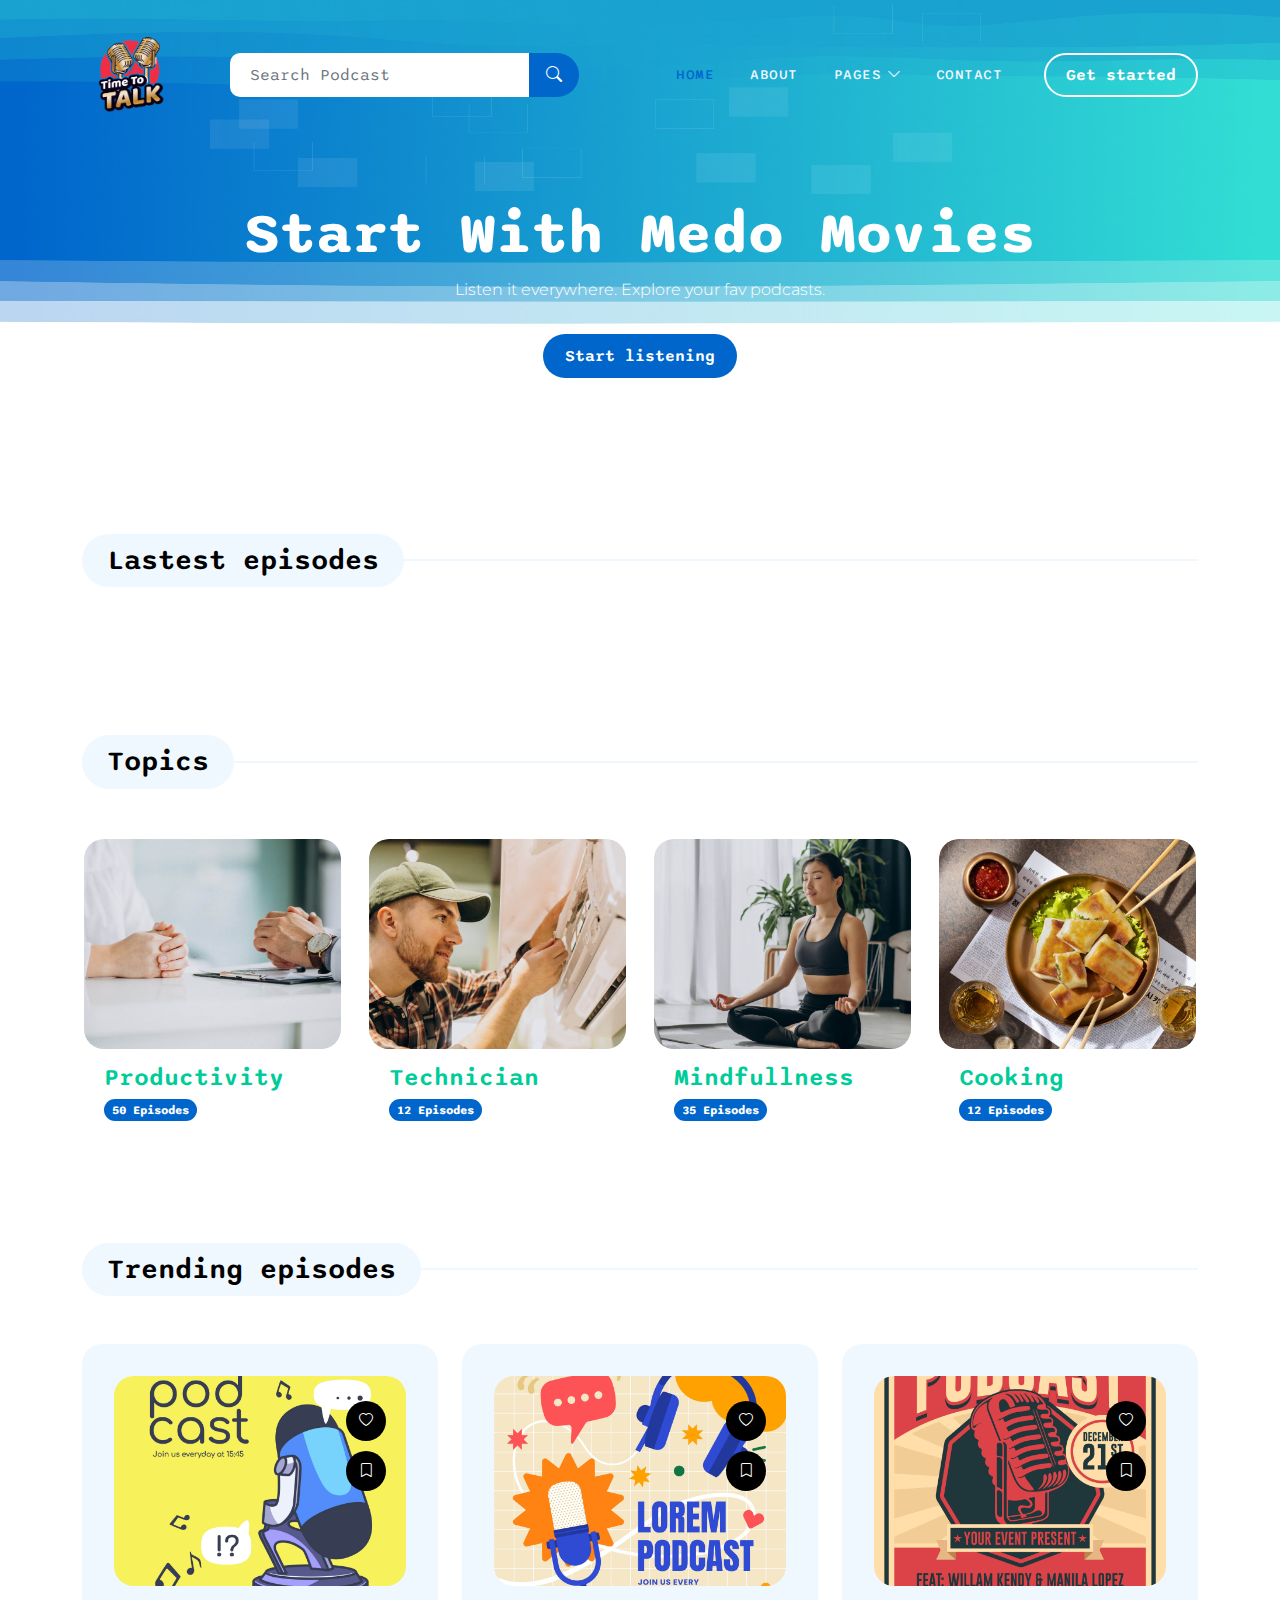
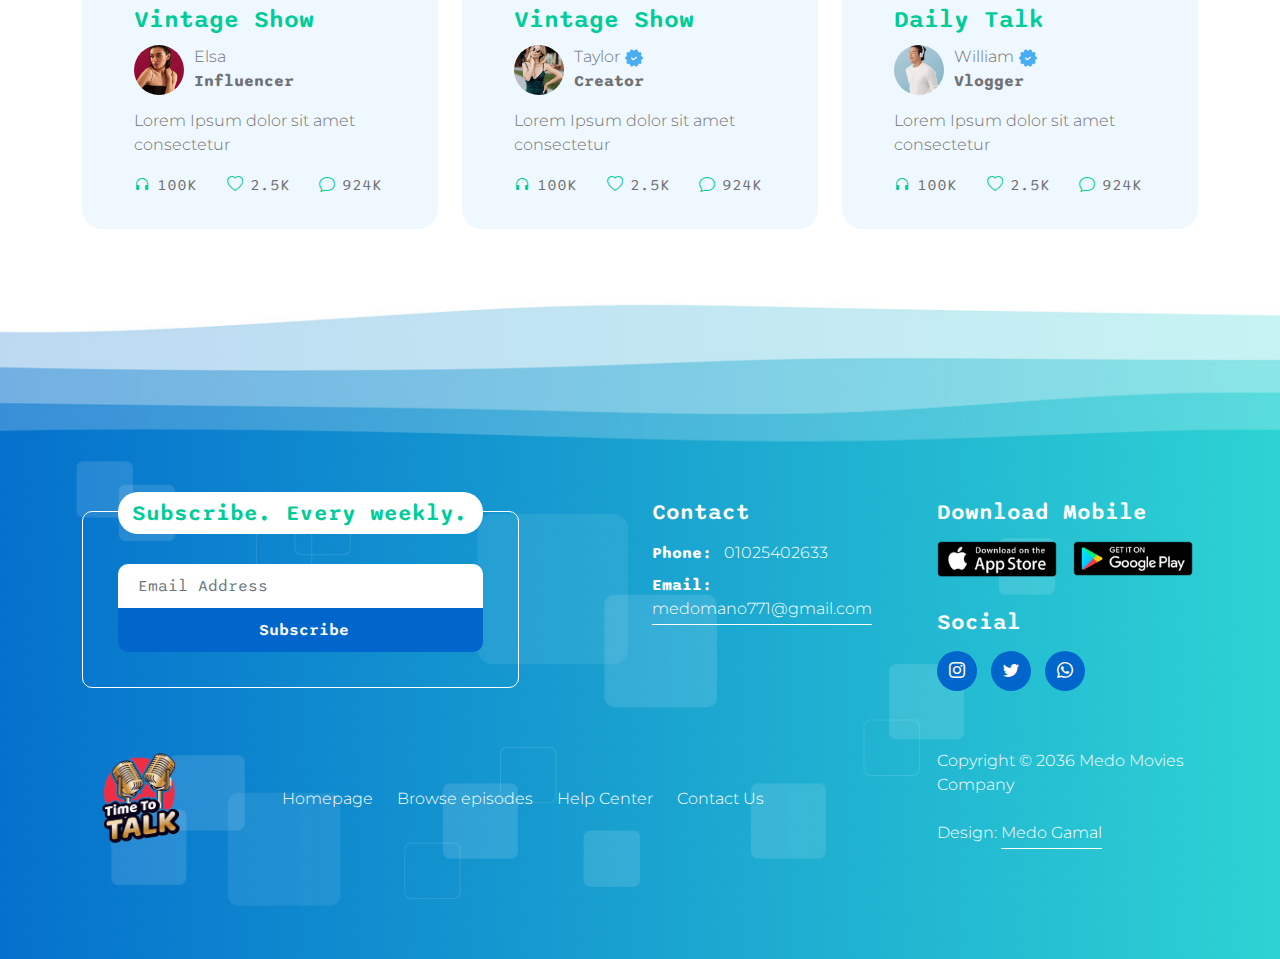
<file: index.html>
<!doctype html>
<html lang="en">

<head>
    <meta charset="utf-8">
    <meta name="viewport" content="width=device-width, initial-scale=1">

    <meta name="description" content="">
    <meta name="author" content="">

    <title>Medo Movies - Free Bootstrap 5 CSS Template</title>

    <!-- CSS FILES -->
    <link rel="preconnect" href="https://fonts.googleapis.com">

    <link rel="preconnect" href="https://fonts.gstatic.com" crossorigin>

    <link
        href="https://fonts.googleapis.com/css2?family=Montserrat:wght@300;400&family=Sono:wght@200;300;400;500;700&display=swap"
        rel="stylesheet">

    <link rel="stylesheet" href="css/bootstrap.min.css">

    <link rel="stylesheet" href="css/bootstrap-icons.css">

    <link rel="stylesheet" href="css/owl.carousel.min.css">

    <link rel="stylesheet" href="css/owl.theme.default.min.css">

    <link href="css/templatemo-pod-talk.css" rel="stylesheet">

</head>

<body>

    <main>

        <nav class="navbar navbar-expand-lg">
            <div class="container">
                <a class="navbar-brand me-lg-5 me-0" href="index.html">
                    <img src="images/pod-talk-logo.png" class="logo-image img-fluid" alt="templatemo pod talk">
                </a>

                <form action="#" method="get" class="custom-form search-form flex-fill me-3" role="search" id="search">
                    <div class="input-group input-group-lg">
                        <input name="search" type="search" class="form-control" id="search" placeholder="Search Podcast"
                            aria-label="Search">

                        <button type="submit" class="form-control" id="submit">
                            <i class="bi-search"></i>
                        </button>
                    </div>
                </form>

                <button class="navbar-toggler" type="button" data-bs-toggle="collapse" data-bs-target="#navbarNav"
                    aria-controls="navbarNav" aria-expanded="false" aria-label="Toggle navigation">
                    <span class="navbar-toggler-icon"></span>
                </button>

                <div class="collapse navbar-collapse" id="navbarNav">
                    <ul class="navbar-nav ms-lg-auto">
                        <li class="nav-item">
                            <a class="nav-link active" href="index.html">Home</a>
                        </li>

                        <li class="nav-item">
                            <a class="nav-link" href="about.html">About</a>
                        </li>

                        <li class="nav-item dropdown">
                            <a class="nav-link dropdown-toggle" href="#" id="navbarLightDropdownMenuLink" role="button"
                                data-bs-toggle="dropdown" aria-expanded="false">Pages</a>

                            <ul class="dropdown-menu dropdown-menu-light" aria-labelledby="navbarLightDropdownMenuLink">
                                <li><a class="dropdown-item" href="listing-page.html">Listing Page</a></li>

                                <li><a class="dropdown-item" href="detail-page.html">Detail Page</a></li>
                            </ul>
                        </li>

                        <li class="nav-item">
                            <a class="nav-link" href="contact.html">Contact</a>
                        </li>
                    </ul>

                    <div class="ms-4">
                        <a href="#section_3" class="btn custom-btn custom-border-btn smoothscroll">Get started</a>
                    </div>
                </div>
            </div>
        </nav>


        <section class="topics-section search-section section-padding pb-0" id="section_3">
            <div class="container">
                <div class="row">

                    <div class="col-lg-12 col-12">
                        <div class="section-title-wrap mb-5">
                            <h4 class="section-title">Search results</h4>
                        </div>
                    </div>
                </div>
                <div class="row justify-content-center search-results">



                </div>
            </div>
        </section>

        <section class="hero-section">
            <div class="container">
                <div class="row">

                    <div class="col-lg-12 col-12">
                        <div class="text-center mb-5 pb-2">
                            <h1 class="text-white">Start With Medo Movies</h1>

                            <p class="text-white">Listen it everywhere. Explore your fav podcasts.</p>

                            <a href="#section_2" class="btn custom-btn smoothscroll mt-3">Start listening</a>
                        </div>

                        <div class="owl-carousel owl-theme">

                        </div>
                    </div>

                </div>
            </div>
        </section>


        <section class="latest-podcast-section section-padding pb-0" id="section_2">
            <div class="container">
                <div class="row justify-content-center">
                    <div class="col-lg-12 col-12">
                        <div class="section-title-wrap mb-5">
                            <h4 class="section-title">Lastest episodes</h4>
                        </div>
                    </div>
                </div>
                <div class="row justify-content-center Lastest">


                </div>
            </div>
        </section>


        <section class="topics-section section-padding pb-0" id="section_3">
            <div class="container">
                <div class="row">

                    <div class="col-lg-12 col-12">
                        <div class="section-title-wrap mb-5">
                            <h4 class="section-title">Topics</h4>
                        </div>
                    </div>

                    <div class="col-lg-3 col-md-6 col-12 mb-4 mb-lg-0">
                        <div class="custom-block custom-block-overlay">
                            <a href="detail-page.html" class="custom-block-image-wrap">
                                <img src="images/topics/physician-consulting-his-patient-clinic.jpg"
                                    class="custom-block-image img-fluid" alt="">
                            </a>

                            <div class="custom-block-info custom-block-overlay-info">
                                <h5 class="mb-1">
                                    <a href="listing-page.html">
                                        Productivity
                                    </a>
                                </h5>

                                <p class="badge mb-0">50 Episodes</p>
                            </div>
                        </div>
                    </div>

                    <div class="col-lg-3 col-md-6 col-12 mb-4 mb-lg-0">
                        <div class="custom-block custom-block-overlay">
                            <a href="detail-page.html" class="custom-block-image-wrap">
                                <img src="images/topics/repairman-doing-air-conditioner-service.jpg"
                                    class="custom-block-image img-fluid" alt="">
                            </a>

                            <div class="custom-block-info custom-block-overlay-info">
                                <h5 class="mb-1">
                                    <a href="listing-page.html">
                                        Technician
                                    </a>
                                </h5>

                                <p class="badge mb-0">12 Episodes</p>
                            </div>
                        </div>
                    </div>

                    <div class="col-lg-3 col-md-6 col-12 mb-4 mb-lg-0">
                        <div class="custom-block custom-block-overlay">
                            <a href="detail-page.html" class="custom-block-image-wrap">
                                <img src="images/topics/woman-practicing-yoga-mat-home.jpg"
                                    class="custom-block-image img-fluid" alt="">
                            </a>

                            <div class="custom-block-info custom-block-overlay-info">
                                <h5 class="mb-1">
                                    <a href="listing-page.html">
                                        Mindfullness
                                    </a>
                                </h5>

                                <p class="badge mb-0">35 Episodes</p>
                            </div>
                        </div>
                    </div>

                    <div class="col-lg-3 col-md-6 col-12 mb-4 mb-lg-0">
                        <div class="custom-block custom-block-overlay">
                            <a href="detail-page.html" class="custom-block-image-wrap">
                                <img src="images/topics/delicious-meal-with-sambal-arrangement.jpg"
                                    class="custom-block-image img-fluid" alt="">
                            </a>

                            <div class="custom-block-info custom-block-overlay-info">
                                <h5 class="mb-1">
                                    <a href="listing-page.html">
                                        Cooking
                                    </a>
                                </h5>

                                <p class="badge mb-0">12 Episodes</p>
                            </div>
                        </div>
                    </div>

                </div>
            </div>
        </section>


        <section class="trending-podcast-section section-padding">
            <div class="container">
                <div class="row">

                    <div class="col-lg-12 col-12">
                        <div class="section-title-wrap mb-5">
                            <h4 class="section-title">Trending episodes</h4>
                        </div>
                    </div>

                    <div class="col-lg-4 col-12 mb-4 mb-lg-0">
                        <div class="custom-block custom-block-full">
                            <div class="custom-block-image-wrap">
                                <a href="detail-page.html">
                                    <img src="images/podcast/27376480_7326766.jpg" class="custom-block-image img-fluid"
                                        alt="">
                                </a>
                            </div>

                            <div class="custom-block-info">
                                <h5 class="mb-2">
                                    <a href="detail-page.html">
                                        Vintage Show
                                    </a>
                                </h5>

                                <div class="profile-block d-flex">
                                    <img src="images/profile/woman-posing-black-dress-medium-shot.jpg"
                                        class="profile-block-image img-fluid" alt="">

                                    <p>Elsa
                                        <strong>Influencer</strong>
                                    </p>
                                </div>

                                <p class="mb-0">Lorem Ipsum dolor sit amet consectetur</p>

                                <div class="custom-block-bottom d-flex justify-content-between mt-3">
                                    <a href="#" class="bi-headphones me-1">
                                        <span>100k</span>
                                    </a>

                                    <a href="#" class="bi-heart me-1">
                                        <span>2.5k</span>
                                    </a>

                                    <a href="#" class="bi-chat me-1">
                                        <span>924k</span>
                                    </a>
                                </div>
                            </div>

                            <div class="social-share d-flex flex-column ms-auto">
                                <a href="#" class="badge ms-auto">
                                    <i class="bi-heart"></i>
                                </a>

                                <a href="#" class="badge ms-auto">
                                    <i class="bi-bookmark"></i>
                                </a>
                            </div>
                        </div>
                    </div>

                    <div class="col-lg-4 col-12 mb-4 mb-lg-0">
                        <div class="custom-block custom-block-full">
                            <div class="custom-block-image-wrap">
                                <a href="detail-page.html">
                                    <img src="images/podcast/27670664_7369753.jpg" class="custom-block-image img-fluid"
                                        alt="">
                                </a>
                            </div>

                            <div class="custom-block-info">
                                <h5 class="mb-2">
                                    <a href="detail-page.html">
                                        Vintage Show
                                    </a>
                                </h5>

                                <div class="profile-block d-flex">
                                    <img src="images/profile/cute-smiling-woman-outdoor-portrait.jpg"
                                        class="profile-block-image img-fluid" alt="">

                                    <p>
                                        Taylor
                                        <img src="images/verified.png" class="verified-image img-fluid" alt="">
                                        <strong>Creator</strong>
                                    </p>
                                </div>

                                <p class="mb-0">Lorem Ipsum dolor sit amet consectetur</p>

                                <div class="custom-block-bottom d-flex justify-content-between mt-3">
                                    <a href="#" class="bi-headphones me-1">
                                        <span>100k</span>
                                    </a>

                                    <a href="#" class="bi-heart me-1">
                                        <span>2.5k</span>
                                    </a>

                                    <a href="#" class="bi-chat me-1">
                                        <span>924k</span>
                                    </a>
                                </div>
                            </div>

                            <div class="social-share d-flex flex-column ms-auto">
                                <a href="#" class="badge ms-auto">
                                    <i class="bi-heart"></i>
                                </a>

                                <a href="#" class="badge ms-auto">
                                    <i class="bi-bookmark"></i>
                                </a>
                            </div>
                        </div>
                    </div>

                    <div class="col-lg-4 col-12">
                        <div class="custom-block custom-block-full">
                            <div class="custom-block-image-wrap">
                                <a href="detail-page.html">
                                    <img src="images/podcast/12577967_02.jpg" class="custom-block-image img-fluid"
                                        alt="">
                                </a>
                            </div>

                            <div class="custom-block-info">
                                <h5 class="mb-2">
                                    <a href="detail-page.html">
                                        Daily Talk
                                    </a>
                                </h5>

                                <div class="profile-block d-flex">
                                    <img src="images/profile/handsome-asian-man-listening-music-through-headphones.jpg"
                                        class="profile-block-image img-fluid" alt="">

                                    <p>
                                        William
                                        <img src="images/verified.png" class="verified-image img-fluid" alt="">
                                        <strong>Vlogger</strong>
                                    </p>
                                </div>

                                <p class="mb-0">Lorem Ipsum dolor sit amet consectetur</p>

                                <div class="custom-block-bottom d-flex justify-content-between mt-3">
                                    <a href="#" class="bi-headphones me-1">
                                        <span>100k</span>
                                    </a>

                                    <a href="#" class="bi-heart me-1">
                                        <span>2.5k</span>
                                    </a>

                                    <a href="#" class="bi-chat me-1">
                                        <span>924k</span>
                                    </a>
                                </div>
                            </div>

                            <div class="social-share d-flex flex-column ms-auto">
                                <a href="#" class="badge ms-auto">
                                    <i class="bi-heart"></i>
                                </a>

                                <a href="#" class="badge ms-auto">
                                    <i class="bi-bookmark"></i>
                                </a>
                            </div>
                        </div>
                    </div>

                </div>
            </div>
        </section>
    </main>


    <footer class="site-footer">
        <div class="container">
            <div class="row">

                <div class="col-lg-6 col-12 mb-5 mb-lg-0">
                    <div class="subscribe-form-wrap">
                        <h6>Subscribe. Every weekly.</h6>

                        <form class="custom-form subscribe-form" action="#" method="get" role="form">
                            <input type="email" name="subscribe-email" id="subscribe-email" pattern="[^ @]*@[^ @]*"
                                class="form-control" placeholder="Email Address" required="">

                            <div class="col-lg-12 col-12">
                                <button type="submit" class="form-control" id="submit">Subscribe</button>
                            </div>
                        </form>
                    </div>
                </div>

                <div class="col-lg-3 col-md-6 col-12 mb-4 mb-md-0 mb-lg-0">
                    <h6 class="site-footer-title mb-3">Contact</h6>

                    <p class="mb-2"><strong class="d-inline me-2">Phone:</strong> 01025402633</p>

                    <p>
                        <strong class="d-inline me-2">Email:</strong>
                        <a href="#">medomano771@gmail.com</a>
                    </p>
                </div>

                <div class="col-lg-3 col-md-6 col-12">
                    <h6 class="site-footer-title mb-3">Download Mobile</h6>

                    <div class="site-footer-thumb mb-4 pb-2">
                        <div class="d-flex flex-wrap">
                            <a href="#">
                                <img src="images/app-store.png" class="me-3 mb-2 mb-lg-0 img-fluid" alt="">
                            </a>

                            <a href="#">
                                <img src="images/play-store.png" class="img-fluid" alt="">
                            </a>
                        </div>
                    </div>

                    <h6 class="site-footer-title mb-3">Social</h6>

                    <ul class="social-icon">
                        <li class="social-icon-item">
                            <a href="#" class="social-icon-link bi-instagram"></a>
                        </li>

                        <li class="social-icon-item">
                            <a href="#" class="social-icon-link bi-twitter"></a>
                        </li>

                        <li class="social-icon-item">
                            <a href="#" class="social-icon-link bi-whatsapp"></a>
                        </li>
                    </ul>
                </div>

            </div>
        </div>

        <div class="container pt-5">
            <div class="row align-items-center">

                <div class="col-lg-2 col-md-3 col-12">
                    <a class="navbar-brand" href="index.html">
                        <img src="images/pod-talk-logo.png" class="logo-image img-fluid" alt="templatemo pod talk">
                    </a>
                </div>

                <div class="col-lg-7 col-md-9 col-12">
                    <ul class="site-footer-links">
                        <li class="site-footer-link-item">
                            <a href="#" class="site-footer-link">Homepage</a>
                        </li>

                        <li class="site-footer-link-item">
                            <a href="#" class="site-footer-link">Browse episodes</a>
                        </li>

                        <li class="site-footer-link-item">
                            <a href="#" class="site-footer-link">Help Center</a>
                        </li>

                        <li class="site-footer-link-item">
                            <a href="#" class="site-footer-link">Contact Us</a>
                        </li>
                    </ul>
                </div>

                <div class="col-lg-3 col-12">
                    <p class="copyright-text mb-0">Copyright © 2036 Medo Movies Company
                        <br><br>
                        Design: <a rel="nofollow" href="https://main-portfilo.web.app/" target="_parent">Medo Gamal</a>
                    </p>
                </div>
            </div>
        </div>
    </footer>


    <!-- JAVASCRIPT FILES -->
    <script src="js/jquery.min.js"></script>
    <script src="js/bootstrap.bundle.min.js"></script>
    <script src="js/owl.carousel.min.js"></script>
    <script src="js/custom.js"></script>
    <script src="js/Api.js"></script>

</body>

</html>
</file>
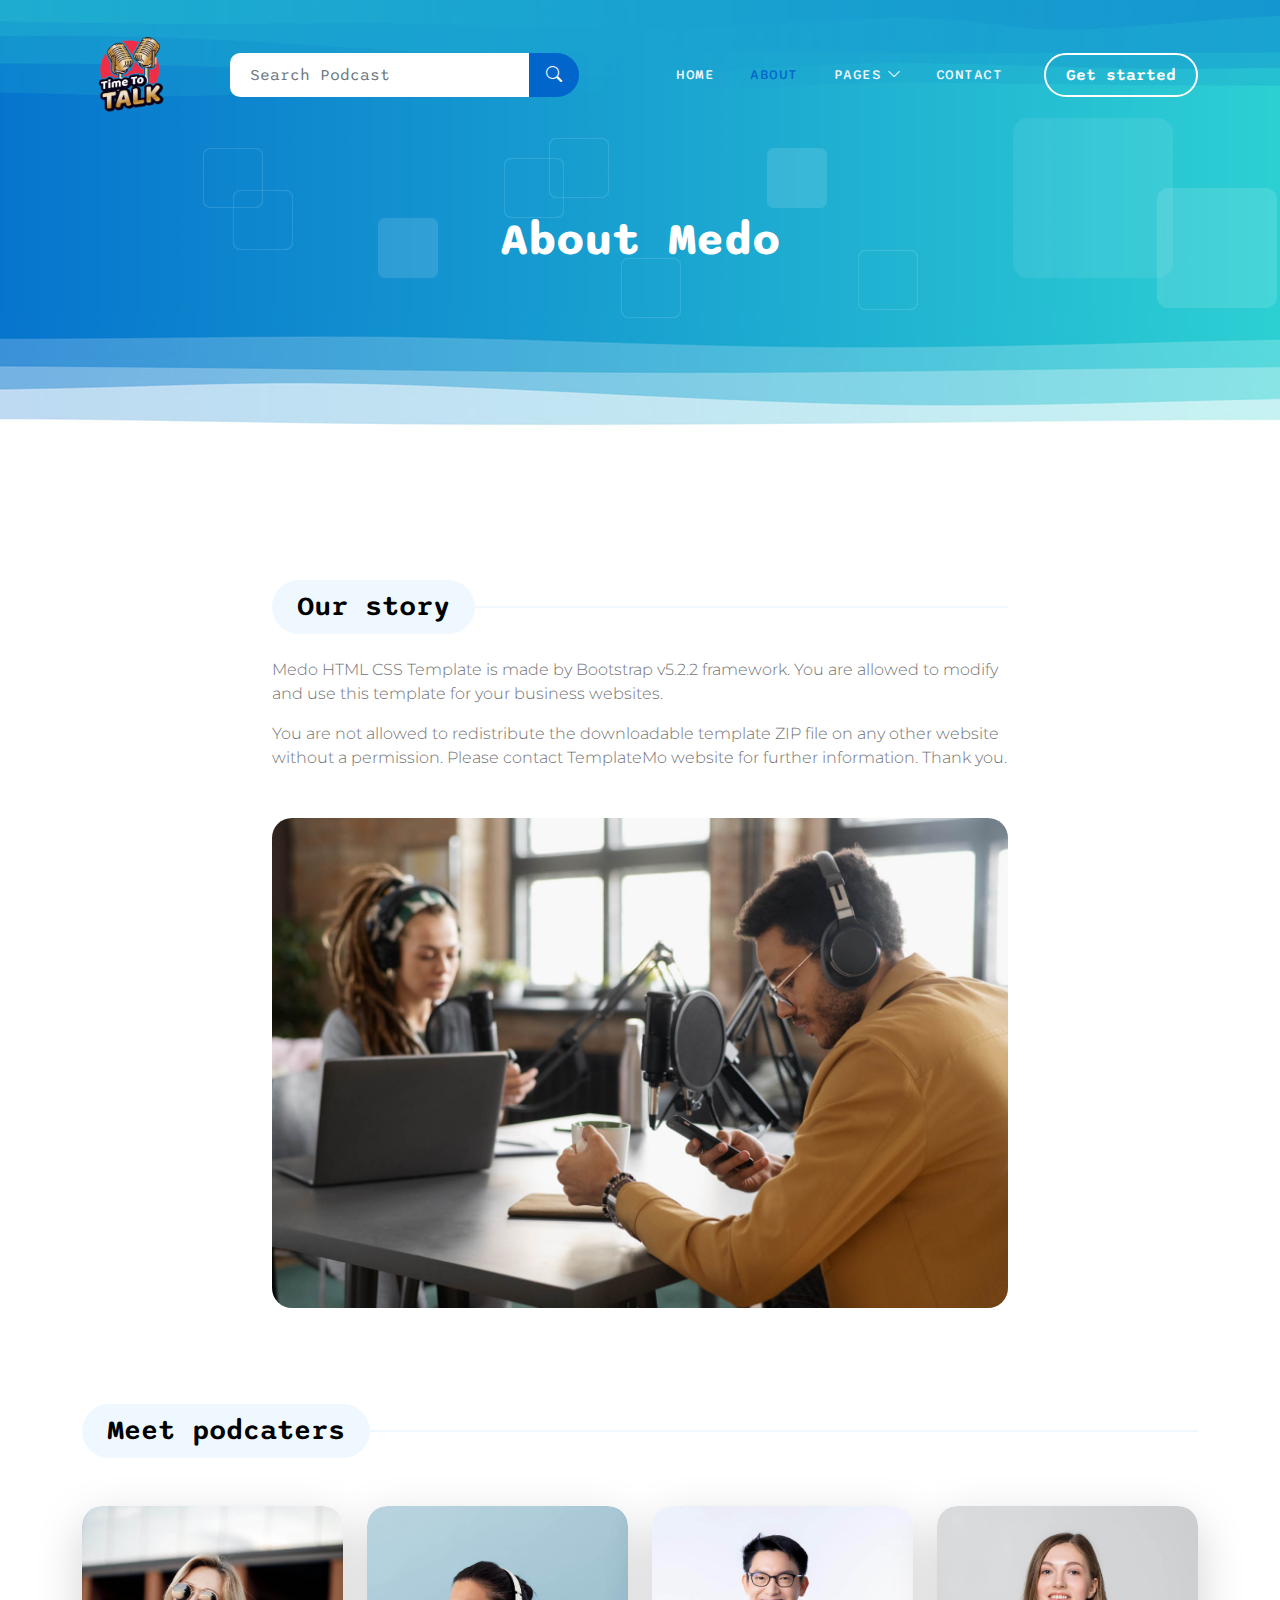
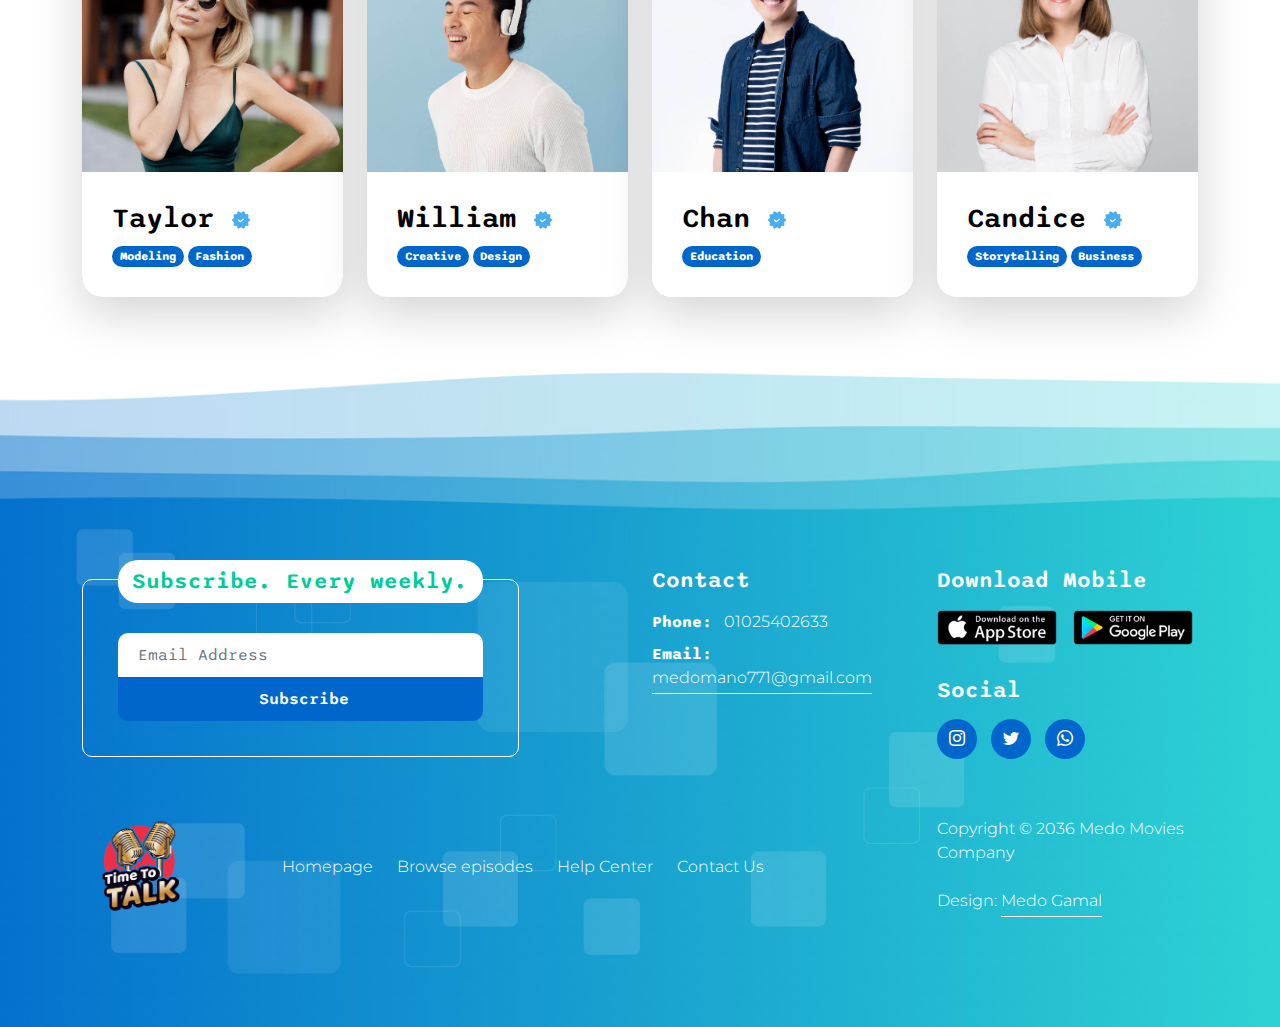
<file: about.html>
<!doctype html>
<html lang="en">
    <head>
        <meta charset="utf-8">
        <meta name="viewport" content="width=device-width, initial-scale=1">

        <meta name="description" content="">
        <meta name="author" content="">

        <title>Medo Movies - About Page</title>

        <!-- CSS FILES -->        
        <link rel="preconnect" href="https://fonts.googleapis.com">
        
        <link rel="preconnect" href="https://fonts.gstatic.com" crossorigin>

        <link href="https://fonts.googleapis.com/css2?family=Montserrat:wght@300;400&family=Sono:wght@200;300;400;500;700&display=swap" rel="stylesheet">
                        
        <link rel="stylesheet" href="css/bootstrap.min.css">

        <link rel="stylesheet" href="css/bootstrap-icons.css">

        <link rel="stylesheet" href="css/owl.carousel.min.css">
        
        <link rel="stylesheet" href="css/owl.theme.default.min.css">

        <link href="css/templatemo-pod-talk.css" rel="stylesheet">
<!--

TemplateMo 584 Pod Talk

https://templatemo.com/tm-584-pod-talk

-->
    </head>
    
    <body>

        <main>

            <nav class="navbar navbar-expand-lg">
                <div class="container">
                    <a class="navbar-brand me-lg-5 me-0" href="index.html">
                        <img src="images/pod-talk-logo.png" class="logo-image img-fluid" alt="templatemo pod talk">
                    </a>

                    <form action="#" method="get" class="custom-form search-form flex-fill me-3" role="search">
                        <div class="input-group input-group-lg">    
                            <input name="search" type="search" class="form-control" id="search" placeholder="Search Podcast" aria-label="Search">

                            <button type="submit" class="form-control" id="submit">
                                <i class="bi-search"></i>
                            </button>
                        </div>
                    </form>
    
                    <button class="navbar-toggler" type="button" data-bs-toggle="collapse" data-bs-target="#navbarNav" aria-controls="navbarNav" aria-expanded="false" aria-label="Toggle navigation">
                        <span class="navbar-toggler-icon"></span>
                    </button>
    
                    <div class="collapse navbar-collapse" id="navbarNav">
                        <ul class="navbar-nav ms-lg-auto">
                            <li class="nav-item">
                                <a class="nav-link" href="index.html">Home</a>
                            </li>

                            <li class="nav-item">
                                <a class="nav-link active" href="about.html">About</a>
                            </li>

                            <li class="nav-item dropdown">
                                <a class="nav-link dropdown-toggle" href="#" id="navbarLightDropdownMenuLink" role="button" data-bs-toggle="dropdown" aria-expanded="false">Pages</a>

                                <ul class="dropdown-menu dropdown-menu-light" aria-labelledby="navbarLightDropdownMenuLink">
                                    <li><a class="dropdown-item" href="listing-page.html">Listing Page</a></li>

                                    <li><a class="dropdown-item" href="detail-page.html">Detail Page</a></li>
                                </ul>
                            </li>
    
                            <li class="nav-item">
                                <a class="nav-link" href="contact.html">Contact</a>
                            </li>
                        </ul>

                        <div class="ms-4">
                            <a href="#section_2" class="btn custom-btn custom-border-btn smoothscroll">Get started</a>
                        </div>
                    </div>
                </div>
            </nav>


            <header class="site-header d-flex flex-column justify-content-center align-items-center">
                <div class="container">
                    <div class="row">

                        <div class="col-lg-12 col-12 text-center">

                            <h2 class="mb-0">About Medo</h2>
                        </div>

                    </div>
                </div>
            </header>
            

            <section class="about-section section-padding" id="section_2">
                <div class="container">
                    <div class="row">

                        <div class="col-lg-8 col-12 mx-auto">
                            <div class="pb-5 mb-5">
                                <div class="section-title-wrap mb-4">
                                    <h4 class="section-title">Our story</h4>
                                </div>

                                <p>Medo HTML CSS Template is made by Bootstrap v5.2.2 framework. You are allowed to modify and use this template for your business websites.</p>

                                <p>You are not allowed to redistribute the downloadable template ZIP file on any other website without a permission. Please contact TemplateMo website for further information. Thank you.</p>

                                <img src="images/medium-shot-young-people-recording-podcast.jpg" class="about-image mt-5 img-fluid" alt="">
                            </div>
                        </div>

                        <div class="col-lg-12 col-12">
                            <div class="section-title-wrap mb-5">
                                <h4 class="section-title">Meet podcaters</h4>
                            </div>
                        </div>
                        
                        <div class="col-lg-3 col-md-6 col-12 mb-4 mb-lg-0">
                            <div class="team-thumb bg-white shadow-lg">
                                <img src="images/profile/cute-smiling-woman-outdoor-portrait.jpg" class="about-image img-fluid" alt="">

                                <div class="team-info">
                                    <h4 class="mb-2">
                                        Taylor
                                        <img src="images/verified.png" class="verified-image img-fluid" alt="">
                                    </h4>

                                    <span class="badge">Modeling</span>

                                    <span class="badge">Fashion</span>
                                </div>

                                <div class="social-share">
                                        <ul class="social-icon">
                                            <li class="social-icon-item">
                                                <a href="#" class="social-icon-link bi-twitter"></a>
                                            </li>

                                            <li class="social-icon-item">
                                                <a href="#" class="social-icon-link bi-facebook"></a>
                                            </li>

                                            <li class="social-icon-item">
                                                <a href="#" class="social-icon-link bi-pinterest"></a>
                                            </li>
                                        </ul>
                                    </div>
                            </div>
                        </div>

                        <div class="col-lg-3 col-md-6 col-12 mb-4 mb-lg-0">
                            <div class="team-thumb bg-white shadow-lg">
                                <img src="images/profile/handsome-asian-man-listening-music-through-headphones.jpg" class="about-image img-fluid" alt="">

                                <div class="team-info">
                                    <h4 class="mb-2">
                                        William
                                        <img src="images/verified.png" class="verified-image img-fluid" alt="">
                                    </h4>

                                    <span class="badge">Creative</span>

                                    <span class="badge">Design</span>
                                </div>

                                <div class="social-share">
                                    <ul class="social-icon">
                                        <li class="social-icon-item">
                                            <a href="#" class="social-icon-link bi-twitter"></a>
                                        </li>

                                        <li class="social-icon-item">
                                            <a href="#" class="social-icon-link bi-facebook"></a>
                                        </li>

                                        <li class="social-icon-item">
                                            <a href="#" class="social-icon-link bi-pinterest"></a>
                                        </li>
                                    </ul>
                                </div>
                            </div>
                        </div>

                        <div class="col-lg-3 col-md-6 col-12 mb-4 mb-lg-0 mb-md-0">
                            <div class="team-thumb bg-white shadow-lg">
                                <img src="images/profile/smart-attractive-asian-glasses-male-standing-smile-with-freshness-joyful-casual-blue-shirt-portrait-white-background.jpg" class="about-image img-fluid" alt="">

                                <div class="team-info">
                                    <h4 class="mb-2">
                                        Chan
                                        <img src="images/verified.png" class="verified-image img-fluid" alt="">
                                    </h4>

                                    <span class="badge">Education</span>
                                </div>

                                <div class="social-share">
                                        <ul class="social-icon">
                                            <li class="social-icon-item">
                                                <a href="#" class="social-icon-link bi-linkedin"></a>
                                            </li>

                                            <li class="social-icon-item">
                                                <a href="#" class="social-icon-link bi-whatsapp"></a>
                                            </li>
                                        </ul>
                                    </div>
                            </div>
                        </div>

                        <div class="col-lg-3 col-md-6 col-12">
                            <div class="team-thumb bg-white shadow-lg">
                                <img src="images/profile/smiling-business-woman-with-folded-hands-against-white-wall-toothy-smile-crossed-arms.jpg" class="about-image img-fluid" alt="">

                                <div class="team-info">
                                    <h4 class="mb-2">
                                        Candice
                                        <img src="images/verified.png" class="verified-image img-fluid" alt="">
                                    </h4>

                                    <span class="badge">Storytelling</span>

                                    <span class="badge">Business</span>
                                </div>

                                <div class="social-share">
                                    <ul class="social-icon">
                                        <li class="social-icon-item">
                                            <a href="#" class="social-icon-link bi-twitter"></a>
                                        </li>

                                        <li class="social-icon-item">
                                            <a href="#" class="social-icon-link bi-facebook"></a>
                                        </li>
                                    </ul>
                                </div>
                            </div>
                        </div>

                    </div>
                </div>
            </section>
        </main>


        <footer class="site-footer">
            <div class="container">
                <div class="row">
    
                    <div class="col-lg-6 col-12 mb-5 mb-lg-0">
                        <div class="subscribe-form-wrap">
                            <h6>Subscribe. Every weekly.</h6>
    
                            <form class="custom-form subscribe-form" action="#" method="get" role="form">
                                <input type="email" name="subscribe-email" id="subscribe-email" pattern="[^ @]*@[^ @]*"
                                    class="form-control" placeholder="Email Address" required="">
    
                                <div class="col-lg-12 col-12">
                                    <button type="submit" class="form-control" id="submit">Subscribe</button>
                                </div>
                            </form>
                        </div>
                    </div>
    
                    <div class="col-lg-3 col-md-6 col-12 mb-4 mb-md-0 mb-lg-0">
                        <h6 class="site-footer-title mb-3">Contact</h6>
    
                        <p class="mb-2"><strong class="d-inline me-2">Phone:</strong> 01025402633</p>
    
                        <p>
                            <strong class="d-inline me-2">Email:</strong>
                            <a href="#">medomano771@gmail.com</a>
                        </p>
                    </div>
    
                    <div class="col-lg-3 col-md-6 col-12">
                        <h6 class="site-footer-title mb-3">Download Mobile</h6>
    
                        <div class="site-footer-thumb mb-4 pb-2">
                            <div class="d-flex flex-wrap">
                                <a href="#">
                                    <img src="images/app-store.png" class="me-3 mb-2 mb-lg-0 img-fluid" alt="">
                                </a>
    
                                <a href="#">
                                    <img src="images/play-store.png" class="img-fluid" alt="">
                                </a>
                            </div>
                        </div>
    
                        <h6 class="site-footer-title mb-3">Social</h6>
    
                        <ul class="social-icon">
                            <li class="social-icon-item">
                                <a href="#" class="social-icon-link bi-instagram"></a>
                            </li>
    
                            <li class="social-icon-item">
                                <a href="#" class="social-icon-link bi-twitter"></a>
                            </li>
    
                            <li class="social-icon-item">
                                <a href="#" class="social-icon-link bi-whatsapp"></a>
                            </li>
                        </ul>
                    </div>
    
                </div>
            </div>
    
            <div class="container pt-5">
                <div class="row align-items-center">
    
                    <div class="col-lg-2 col-md-3 col-12">
                        <a class="navbar-brand" href="index.html">
                            <img src="images/pod-talk-logo.png" class="logo-image img-fluid" alt="templatemo pod talk">
                        </a>
                    </div>
    
                    <div class="col-lg-7 col-md-9 col-12">
                        <ul class="site-footer-links">
                            <li class="site-footer-link-item">
                                <a href="#" class="site-footer-link">Homepage</a>
                            </li>
    
                            <li class="site-footer-link-item">
                                <a href="#" class="site-footer-link">Browse episodes</a>
                            </li>
    
                            <li class="site-footer-link-item">
                                <a href="#" class="site-footer-link">Help Center</a>
                            </li>
    
                            <li class="site-footer-link-item">
                                <a href="#" class="site-footer-link">Contact Us</a>
                            </li>
                        </ul>
                    </div>
    
                    <div class="col-lg-3 col-12">
                        <p class="copyright-text mb-0">Copyright © 2036 Medo Movies Company
                            <br><br>
                            Design: <a rel="nofollow" href="https://main-portfilo.web.app/" target="_parent">Medo Gamal</a>
                        </p>
                    </div>
                </div>
            </div>
        </footer>


        <!-- JAVASCRIPT FILES -->
        <script src="js/jquery.min.js"></script>
        <script src="js/bootstrap.bundle.min.js"></script>
        <script src="js/owl.carousel.min.js"></script>
        <script src="js/custom.js"></script>

    </body>
</html>
</file>
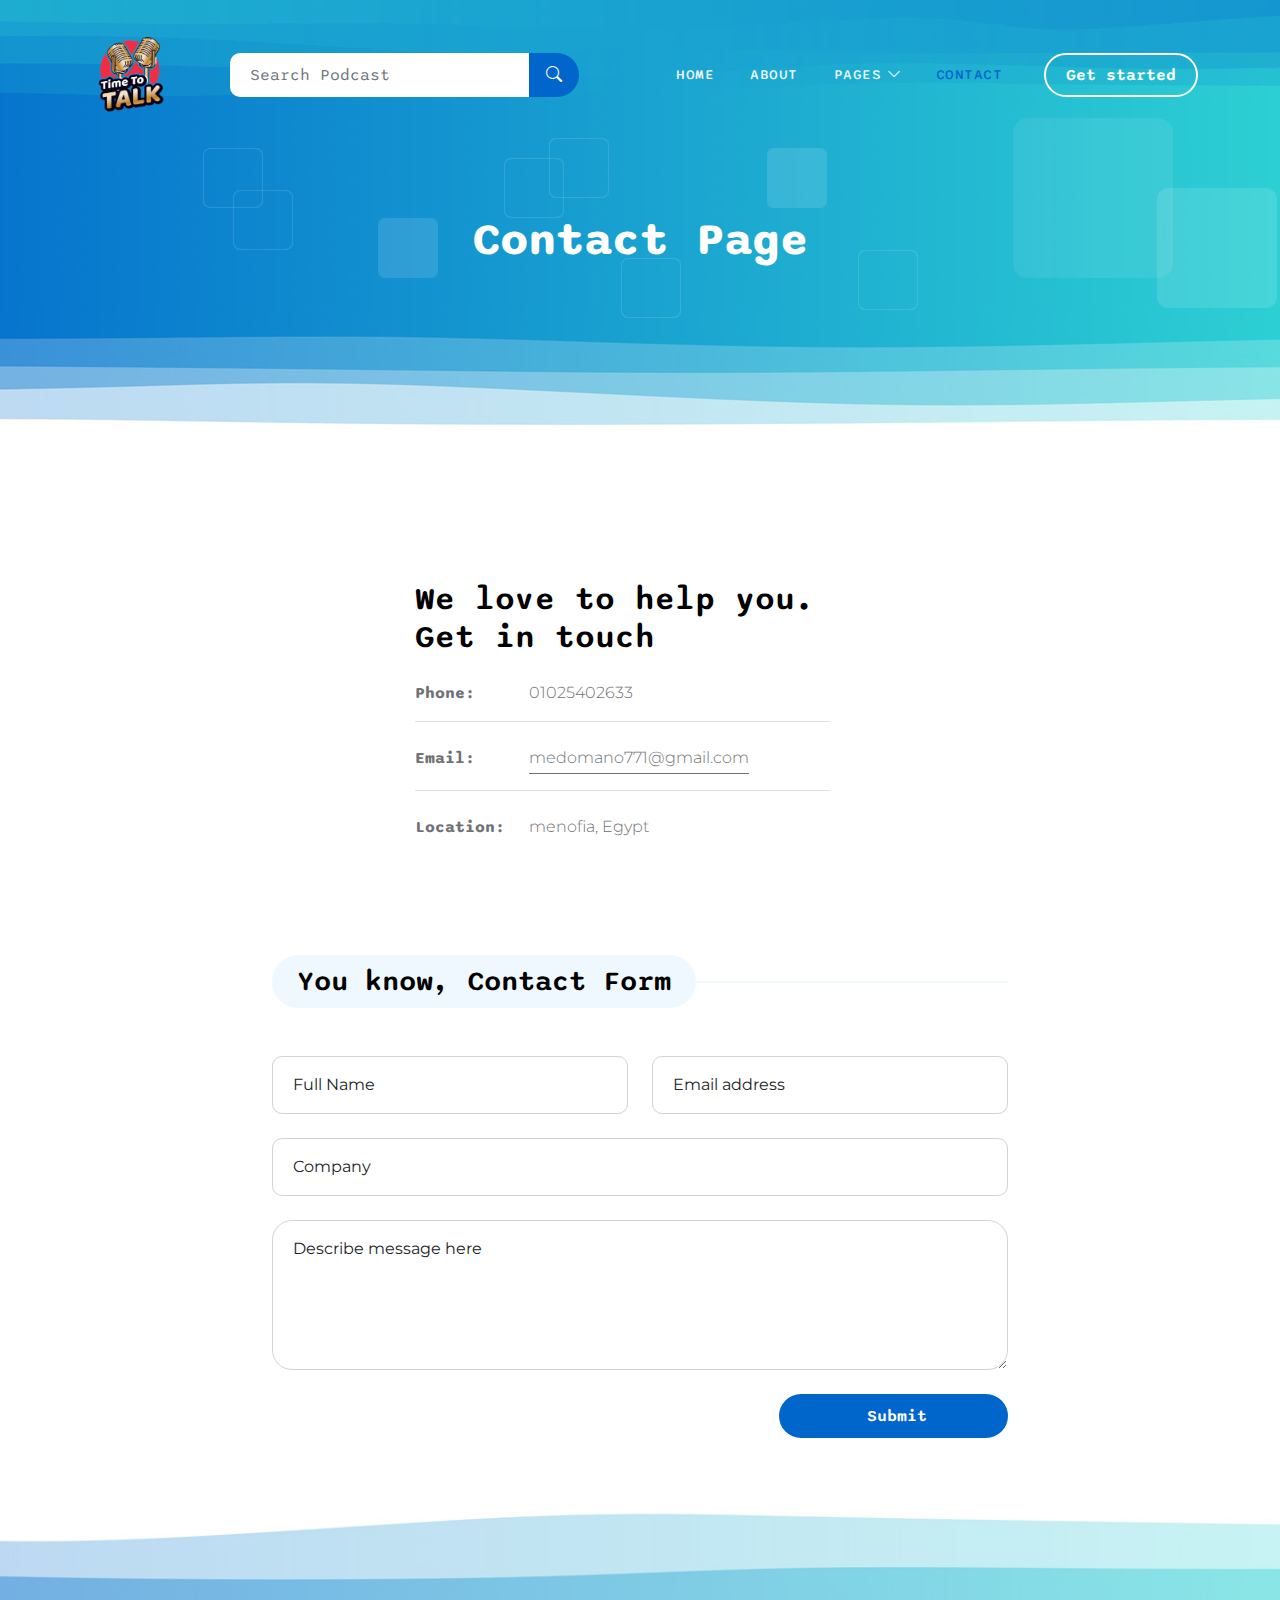
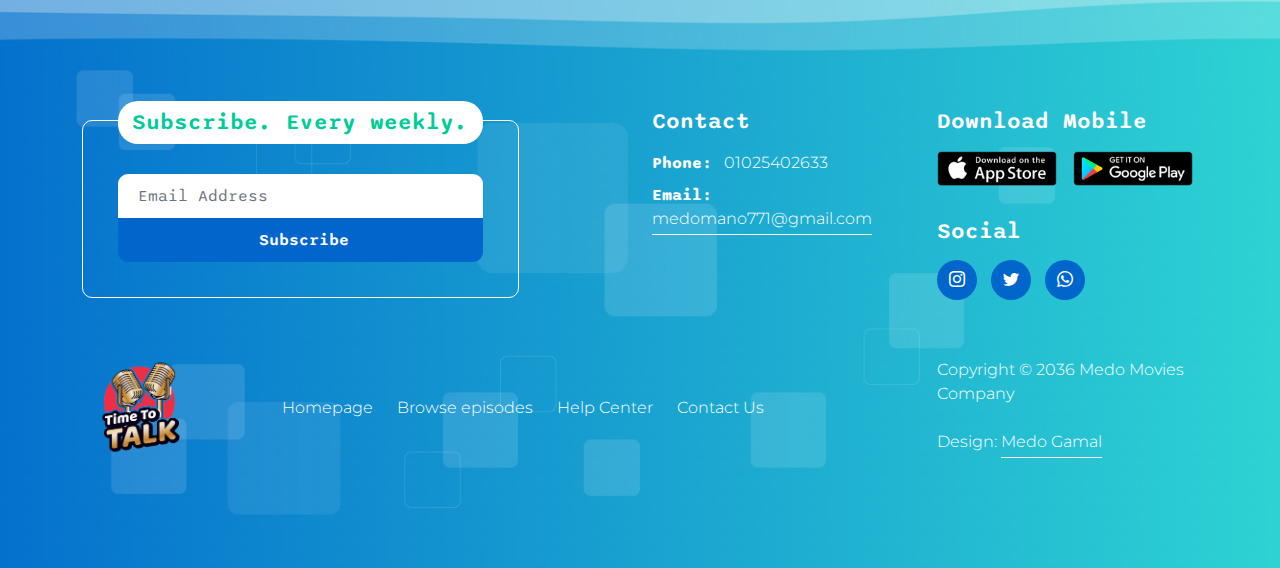
<file: contact.html>
<!doctype html>
<html lang="en">
    <head>
        <meta charset="utf-8">
        <meta name="viewport" content="width=device-width, initial-scale=1">

        <meta name="description" content="">
        <meta name="author" content="">

        <title>Medo Movies - Contact Page</title>

        <!-- CSS FILES -->        
        <link rel="preconnect" href="https://fonts.googleapis.com">
        
        <link rel="preconnect" href="https://fonts.gstatic.com" crossorigin>

        <link href="https://fonts.googleapis.com/css2?family=Montserrat:wght@300;400&family=Sono:wght@200;300;400;500;700&display=swap" rel="stylesheet">
                        
        <link rel="stylesheet" href="css/bootstrap.min.css">

        <link rel="stylesheet" href="css/bootstrap-icons.css">

        <link rel="stylesheet" href="css/owl.carousel.min.css">
        
        <link rel="stylesheet" href="css/owl.theme.default.min.css">

        <link href="css/templatemo-pod-talk.css" rel="stylesheet">
<!--

TemplateMo 584 Pod Talk

https://templatemo.com/tm-584-pod-talk

-->
    </head>
    
    <body>

        <main>

            <nav class="navbar navbar-expand-lg">
                <div class="container">
                    <a class="navbar-brand me-lg-5 me-0" href="index.html">
                        <img src="images/pod-talk-logo.png" class="logo-image img-fluid" alt="templatemo pod talk">
                    </a>

                    <form action="#" method="get" class="custom-form search-form flex-fill me-3" role="search">
                        <div class="input-group input-group-lg">    
                            <input name="search" type="search" class="form-control" id="search" placeholder="Search Podcast" aria-label="Search">

                            <button type="submit" class="form-control" id="submit">
                                <i class="bi-search"></i>
                            </button>
                        </div>
                    </form>
    
                    <button class="navbar-toggler" type="button" data-bs-toggle="collapse" data-bs-target="#navbarNav" aria-controls="navbarNav" aria-expanded="false" aria-label="Toggle navigation">
                        <span class="navbar-toggler-icon"></span>
                    </button>
    
                    <div class="collapse navbar-collapse" id="navbarNav">
                        <ul class="navbar-nav ms-lg-auto">
                            <li class="nav-item">
                                <a class="nav-link" href="index.html">Home</a>
                            </li>

                            <li class="nav-item">
                                <a class="nav-link" href="about.html">About</a>
                            </li>

                            <li class="nav-item dropdown">
                                <a class="nav-link dropdown-toggle" href="#" id="navbarLightDropdownMenuLink" role="button" data-bs-toggle="dropdown" aria-expanded="false">Pages</a>

                                <ul class="dropdown-menu dropdown-menu-light" aria-labelledby="navbarLightDropdownMenuLink">
                                    <li><a class="dropdown-item" href="listing-page.html">Listing Page</a></li>

                                    <li><a class="dropdown-item" href="detail-page.html">Detail Page</a></li>
                                </ul>
                            </li>
    
                            <li class="nav-item">
                                <a class="nav-link active" href="contact.html">Contact</a>
                            </li>
                        </ul>

                        <div class="ms-4">
                            <a href="#section_2" class="btn custom-btn custom-border-btn smoothscroll">Get started</a>
                        </div>
                    </div>
                </div>
            </nav>


            <header class="site-header d-flex flex-column justify-content-center align-items-center">
                <div class="container">
                    <div class="row">

                        <div class="col-lg-12 col-12 text-center">

                            <h2 class="mb-0">Contact Page</h2>
                        </div>

                    </div>
                </div>
            </header>
            

            <section class="section-padding" id="section_2">
                <div class="container">
                    <div class="row justify-content-center">

                        <div class="col-lg-5 col-12 pe-lg-5">
                            <div class="contact-info">
                                <h3 class="mb-4">We love to help you. Get in touch</h3>

                                <p class="d-flex border-bottom pb-3 mb-4">
                                    <strong class="d-inline me-4">Phone:</strong>
                                    <span>01025402633</span>
                                </p>

                                <p class="d-flex border-bottom pb-3 mb-4">
                                    <strong class="d-inline me-4">Email:</strong>
                                    <a href="#">medomano771@gmail.com</a> 
                                </p>

                                <p class="d-flex">
                                    <strong class="d-inline me-4">Location:</strong>
                                    <span>menofia, Egypt</span>
                                </p>
                            </div>
                        </div>
                    </div>
                </div>
            </section>

            <section class="contact-section section-padding pt-0">
                <div class="container">
                    <div class="row">

                        <div class="col-lg-8 col-12 mx-auto">
                            <div class="section-title-wrap mb-5">
                                <h4 class="section-title">You know, Contact Form</h4>
                            </div>

                            <form action="#" method="post" class="custom-form contact-form" role="form">
                                <div class="row">
                                    <div class="col-lg-6 col-md-6 col-12">
                                        <div class="form-floating">
                                            <input type="text" name="full-name" id="full-name" class="form-control" placeholder="Full Name" required="">
                                            
                                            <label for="floatingInput">Full Name</label>
                                        </div>
                                    </div>

                                    <div class="col-lg-6 col-md-6 col-12"> 
                                        <div class="form-floating">
                                            <input type="email" name="email" id="email" pattern="[^ @]*@[^ @]*" class="form-control" placeholder="Email address" required="">
                                            
                                            <label for="floatingInput">Email address</label>
                                        </div>
                                    </div>

                                    <div class="col-lg-12 col-12">
                                        <div class="form-floating">
                                            <input type="text" name="company" id="name" class="form-control" placeholder="Name" required="">
                                            
                                            <label for="floatingInput">Company</label>
                                        </div>

                                        <div class="form-floating">
                                            <textarea class="form-control" id="message" name="message" placeholder="Describe message here"></textarea>
                                            
                                            <label for="floatingTextarea">Describe message here</label>
                                        </div>
                                    </div>

                                    <div class="col-lg-4 col-12 ms-auto">
                                        <button type="submit" class="form-control">Submit</button>
                                    </div>

                                </div>
                            </form>
                        </div>

                    </div>
                </div>
            </section>
        </main>


        <footer class="site-footer">
            <div class="container">
                <div class="row">
    
                    <div class="col-lg-6 col-12 mb-5 mb-lg-0">
                        <div class="subscribe-form-wrap">
                            <h6>Subscribe. Every weekly.</h6>
    
                            <form class="custom-form subscribe-form" action="#" method="get" role="form">
                                <input type="email" name="subscribe-email" id="subscribe-email" pattern="[^ @]*@[^ @]*"
                                    class="form-control" placeholder="Email Address" required="">
    
                                <div class="col-lg-12 col-12">
                                    <button type="submit" class="form-control" id="submit">Subscribe</button>
                                </div>
                            </form>
                        </div>
                    </div>
    
                    <div class="col-lg-3 col-md-6 col-12 mb-4 mb-md-0 mb-lg-0">
                        <h6 class="site-footer-title mb-3">Contact</h6>
    
                        <p class="mb-2"><strong class="d-inline me-2">Phone:</strong> 01025402633</p>
    
                        <p>
                            <strong class="d-inline me-2">Email:</strong>
                            <a href="#">medomano771@gmail.com</a>
                        </p>
                    </div>
    
                    <div class="col-lg-3 col-md-6 col-12">
                        <h6 class="site-footer-title mb-3">Download Mobile</h6>
    
                        <div class="site-footer-thumb mb-4 pb-2">
                            <div class="d-flex flex-wrap">
                                <a href="#">
                                    <img src="images/app-store.png" class="me-3 mb-2 mb-lg-0 img-fluid" alt="">
                                </a>
    
                                <a href="#">
                                    <img src="images/play-store.png" class="img-fluid" alt="">
                                </a>
                            </div>
                        </div>
    
                        <h6 class="site-footer-title mb-3">Social</h6>
    
                        <ul class="social-icon">
                            <li class="social-icon-item">
                                <a href="#" class="social-icon-link bi-instagram"></a>
                            </li>
    
                            <li class="social-icon-item">
                                <a href="#" class="social-icon-link bi-twitter"></a>
                            </li>
    
                            <li class="social-icon-item">
                                <a href="#" class="social-icon-link bi-whatsapp"></a>
                            </li>
                        </ul>
                    </div>
    
                </div>
            </div>
    
            <div class="container pt-5">
                <div class="row align-items-center">
    
                    <div class="col-lg-2 col-md-3 col-12">
                        <a class="navbar-brand" href="index.html">
                            <img src="images/pod-talk-logo.png" class="logo-image img-fluid" alt="templatemo pod talk">
                        </a>
                    </div>
    
                    <div class="col-lg-7 col-md-9 col-12">
                        <ul class="site-footer-links">
                            <li class="site-footer-link-item">
                                <a href="#" class="site-footer-link">Homepage</a>
                            </li>
    
                            <li class="site-footer-link-item">
                                <a href="#" class="site-footer-link">Browse episodes</a>
                            </li>
    
                            <li class="site-footer-link-item">
                                <a href="#" class="site-footer-link">Help Center</a>
                            </li>
    
                            <li class="site-footer-link-item">
                                <a href="#" class="site-footer-link">Contact Us</a>
                            </li>
                        </ul>
                    </div>
    
                    <div class="col-lg-3 col-12">
                        <p class="copyright-text mb-0">Copyright © 2036 Medo Movies Company
                            <br><br>
                            Design: <a rel="nofollow" href="https://main-portfilo.web.app/" target="_parent">Medo Gamal</a>
                        </p>
                    </div>
                </div>
            </div>
        </footer>

        <!-- JAVASCRIPT FILES -->
        <script src="js/jquery.min.js"></script>
        <script src="js/bootstrap.bundle.min.js"></script>
        <script src="js/owl.carousel.min.js"></script>
        <script src="js/custom.js"></script>

    </body>
</html>
</file>
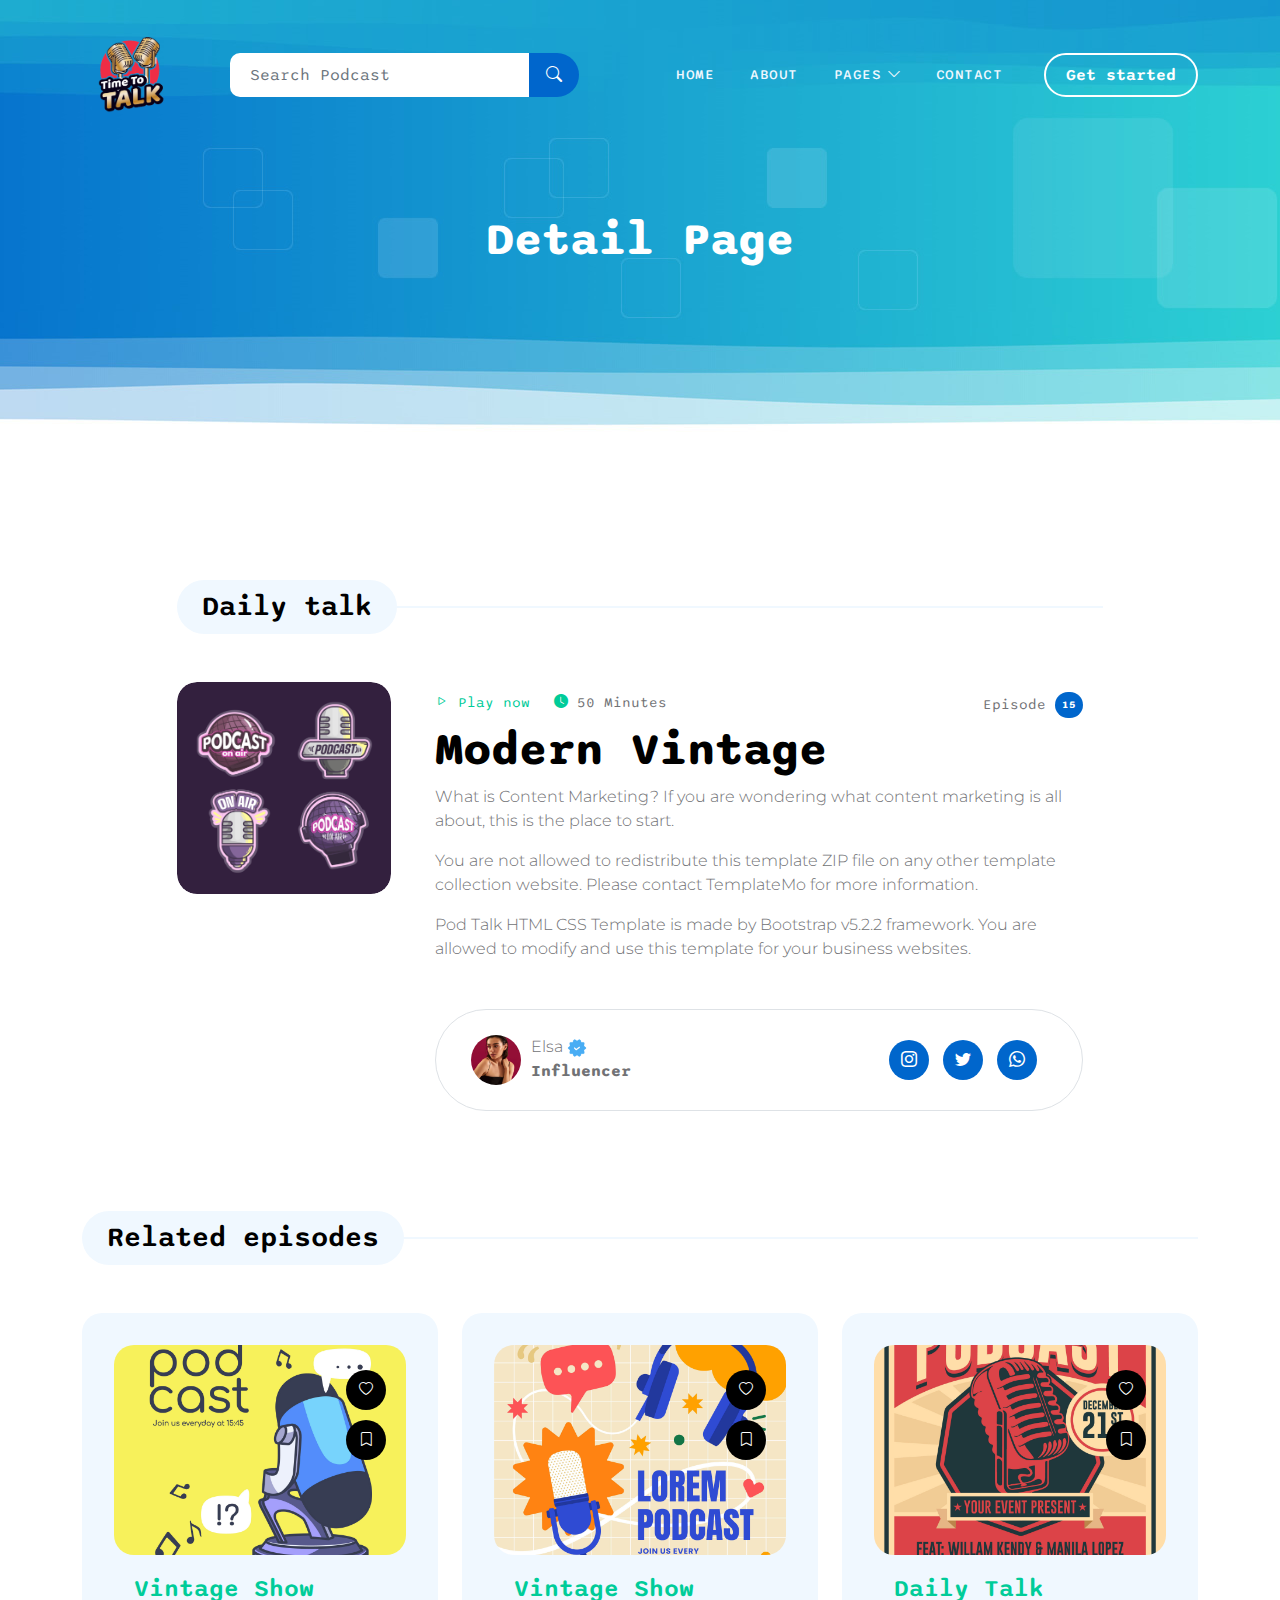
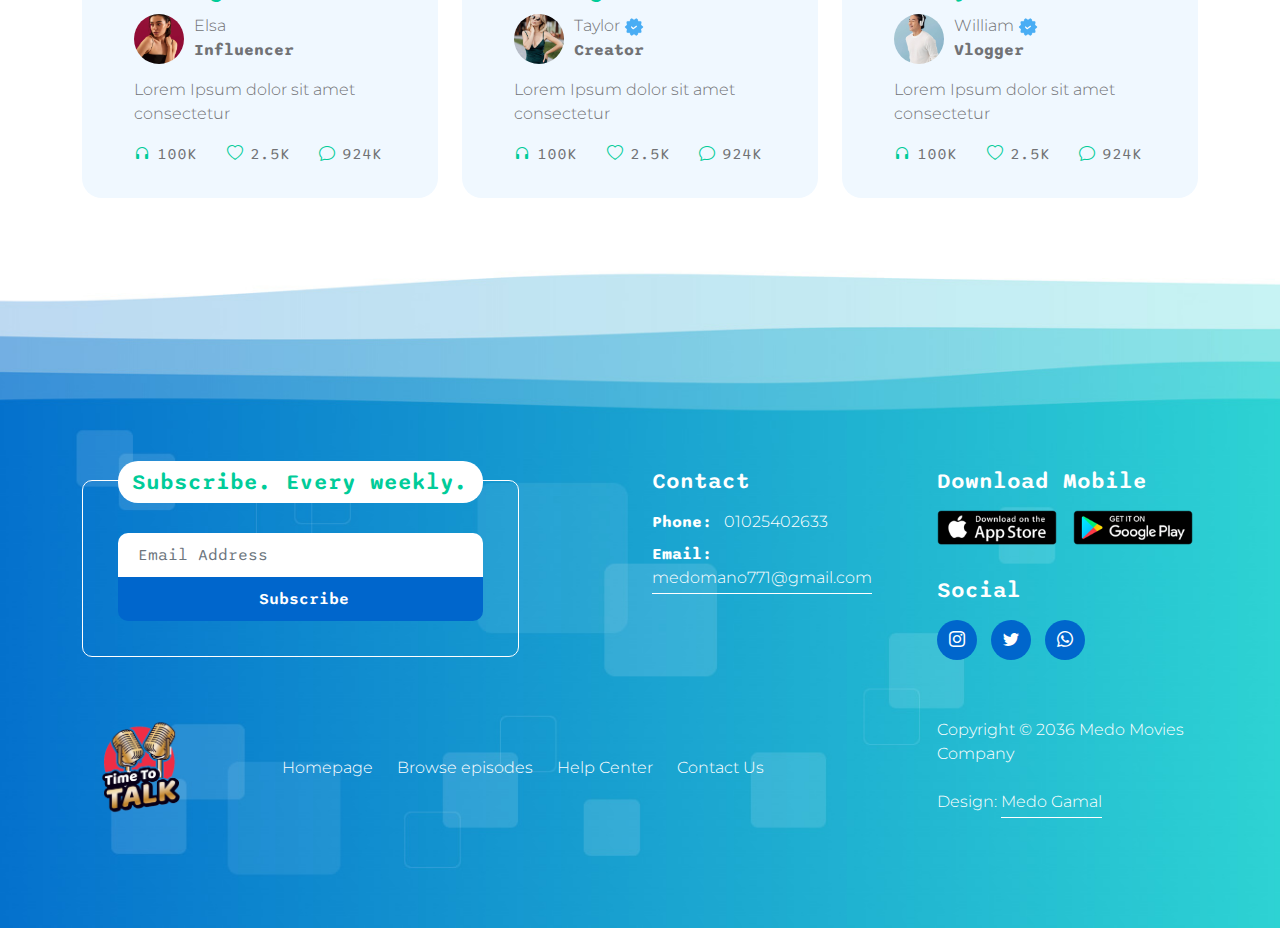
<file: detail-page.html>
<!doctype html>
<html lang="en">
    <head>
        <meta charset="utf-8">
        <meta name="viewport" content="width=device-width, initial-scale=1">

        <meta name="description" content="">
        <meta name="author" content="">

        <title>Medo Movies Free CSS Template by TemplateMo</title>

        <!-- CSS FILES -->        
        <link rel="preconnect" href="https://fonts.googleapis.com">
        
        <link rel="preconnect" href="https://fonts.gstatic.com" crossorigin>

        <link href="https://fonts.googleapis.com/css2?family=Montserrat:wght@300;400&family=Sono:wght@200;300;400;500;700&display=swap" rel="stylesheet">
                        
        <link rel="stylesheet" href="css/bootstrap.min.css">

        <link rel="stylesheet" href="css/bootstrap-icons.css">

        <link rel="stylesheet" href="css/owl.carousel.min.css">
        
        <link rel="stylesheet" href="css/owl.theme.default.min.css">

        <link href="css/templatemo-pod-talk.css" rel="stylesheet">
<!--

TemplateMo 584 Pod Talk

https://templatemo.com/tm-584-pod-talk

-->
    </head>
    
    <body>

        <main>

            <nav class="navbar navbar-expand-lg">
                <div class="container">
                    <a class="navbar-brand me-lg-5 me-0" href="index.html">
                        <img src="images/pod-talk-logo.png" class="logo-image img-fluid" alt="templatemo pod talk">
                    </a>

                    <form action="#" method="get" class="custom-form search-form flex-fill me-3" role="search">
                        <div class="input-group input-group-lg">    
                            <input name="search" type="search" class="form-control" id="search" placeholder="Search Podcast" aria-label="Search">

                            <button type="submit" class="form-control" id="submit">
                                <i class="bi-search"></i>
                            </button>
                        </div>
                    </form>
    
                    <button class="navbar-toggler" type="button" data-bs-toggle="collapse" data-bs-target="#navbarNav" aria-controls="navbarNav" aria-expanded="false" aria-label="Toggle navigation">
                        <span class="navbar-toggler-icon"></span>
                    </button>
    
                    <div class="collapse navbar-collapse" id="navbarNav">
                        <ul class="navbar-nav ms-lg-auto">
                            <li class="nav-item">
                                <a class="nav-link" href="index.html">Home</a>
                            </li>

                            <li class="nav-item">
                                <a class="nav-link" href="about.html">About</a>
                            </li>

                            <li class="nav-item dropdown">
                                <a class="nav-link dropdown-toggle" href="#" id="navbarLightDropdownMenuLink" role="button" data-bs-toggle="dropdown" aria-expanded="false">Pages</a>

                                <ul class="dropdown-menu dropdown-menu-light" aria-labelledby="navbarLightDropdownMenuLink">
                                    <li><a class="dropdown-item" href="listing-page.html">Listing Page</a></li>

                                    <li><a class="dropdown-item active" href="detail-page.html">Detail Page</a></li>
                                </ul>
                            </li>
    
                            <li class="nav-item">
                                <a class="nav-link" href="contact.html">Contact</a>
                            </li>
                        </ul>

                        <div class="ms-4">
                            <a href="#section_2" class="btn custom-btn custom-border-btn smoothscroll">Get started</a>
                        </div>
                    </div>
                </div>
            </nav>
            

             <header class="site-header d-flex flex-column justify-content-center align-items-center">
                <div class="container">
                    <div class="row">

                        <div class="col-lg-12 col-12 text-center">

                            <h2 class="mb-0">Detail Page</h2>
                        </div>

                    </div>
                </div>
            </header>


            <section class="latest-podcast-section section-padding pb-0" id="section_2">
                <div class="container">
                    <div class="row justify-content-center">

                        <div class="col-lg-10 col-12">
                            <div class="section-title-wrap mb-5">
                                <h4 class="section-title">Daily talk</h4>
                            </div>

                            <div class="row">
                                <div class="col-lg-3 col-12">
                                    <div class="custom-block-icon-wrap">
                                        <div class="custom-block-image-wrap custom-block-image-detail-page">
                                            <img src="images/podcast/11683425_4790593.jpg" class="custom-block-image img-fluid" alt="">
                                        </div>
                                    </div>
                                </div>

                                <div class="col-lg-9 col-12">
                                    <div class="custom-block-info">
                                        <div class="custom-block-top d-flex mb-1">
                                            <small class="me-4">
                                                <a href="#">
                                                    <i class="bi-play"></i>
                                                    Play now
                                                </a>
                                            </small>

                                            <small>
                                                <i class="bi-clock-fill custom-icon"></i>
                                                50 Minutes
                                            </small>

                                            <small class="ms-auto">Episode <span class="badge">15</span></small>
                                        </div>

                                        <h2 class="mb-2">Modern Vintage</h2>

                                        <p>What is Content Marketing? If you are wondering what content marketing is all about, this is the place to start.</p>

                                        <p>You are not allowed to redistribute this template ZIP file on any other template collection website. Please contact TemplateMo for more information.</p>

                                        <p>Pod Talk HTML CSS Template is made by Bootstrap v5.2.2 framework. You are allowed to modify and use this template for your business websites.</p>

                                        <div class="profile-block profile-detail-block d-flex flex-wrap align-items-center mt-5">
                                            <div class="d-flex mb-3 mb-lg-0 mb-md-0">
                                                <img src="images/profile/woman-posing-black-dress-medium-shot.jpg" class="profile-block-image img-fluid" alt="">

                                                <p>
                                                    Elsa
                                                    <img src="images/verified.png" class="verified-image img-fluid" alt="">
                                                    <strong>Influencer</strong>
                                                </p>
                                            </div>

                                            <ul class="social-icon ms-lg-auto ms-md-auto">
                                                <li class="social-icon-item">
                                                    <a href="#" class="social-icon-link bi-instagram"></a>
                                                </li>

                                                <li class="social-icon-item">
                                                    <a href="#" class="social-icon-link bi-twitter"></a>
                                                </li>

                                                <li class="social-icon-item">
                                                    <a href="#" class="social-icon-link bi-whatsapp"></a>
                                                </li>
                                            </ul>
                                        </div>
                                    </div>
                                </div>
                            </div>
                        </div>

                    </div>
                </div>
            </section>


            <section class="related-podcast-section section-padding">
                <div class="container">
                    <div class="row">

                        <div class="col-lg-12 col-12">
                            <div class="section-title-wrap mb-5">
                                <h4 class="section-title">Related episodes</h4>
                            </div>
                        </div>

                        <div class="col-lg-4 col-12 mb-4 mb-lg-0">
                            <div class="custom-block custom-block-full">
                                <div class="custom-block-image-wrap">
                                    <a href="detail-page.html">
                                        <img src="images/podcast/27376480_7326766.jpg" class="custom-block-image img-fluid" alt="">
                                    </a>
                                </div>

                                <div class="custom-block-info">
                                    <h5 class="mb-2">
                                        <a href="detail-page.html">
                                            Vintage Show
                                        </a>
                                    </h5>

                                    <div class="profile-block d-flex">
                                        <img src="images/profile/woman-posing-black-dress-medium-shot.jpg" class="profile-block-image img-fluid" alt="">

                                        <p>Elsa
                                            <strong>Influencer</strong></p>
                                    </div>

                                    <p class="mb-0">Lorem Ipsum dolor sit amet consectetur</p>

                                    <div class="custom-block-bottom d-flex justify-content-between mt-3">
                                        <a href="#" class="bi-headphones me-1">
                                            <span>100k</span>
                                        </a>

                                        <a href="#" class="bi-heart me-1">
                                            <span>2.5k</span>
                                        </a>

                                        <a href="#" class="bi-chat me-1">
                                            <span>924k</span>
                                        </a>
                                    </div>
                                </div>

                                <div class="social-share d-flex flex-column ms-auto">
                                    <a href="#" class="badge ms-auto">
                                        <i class="bi-heart"></i>
                                    </a>

                                    <a href="#" class="badge ms-auto">
                                        <i class="bi-bookmark"></i>
                                    </a>
                                </div>
                            </div>
                        </div>

                        <div class="col-lg-4 col-12 mb-4 mb-lg-0">
                            <div class="custom-block custom-block-full">
                                <div class="custom-block-image-wrap">
                                    <a href="detail-page.html">
                                        <img src="images/podcast/27670664_7369753.jpg" class="custom-block-image img-fluid" alt="">
                                    </a>
                                </div>

                                <div class="custom-block-info">
                                    <h5 class="mb-2">
                                        <a href="detail-page.html">
                                            Vintage Show
                                        </a>
                                    </h5>

                                    <div class="profile-block d-flex">
                                        <img src="images/profile/cute-smiling-woman-outdoor-portrait.jpg" class="profile-block-image img-fluid" alt="">

                                        <p>
                                            Taylor
                                            <img src="images/verified.png" class="verified-image img-fluid" alt="">
                                            <strong>Creator</strong>
                                        </p>
                                    </div>

                                    <p class="mb-0">Lorem Ipsum dolor sit amet consectetur</p>

                                    <div class="custom-block-bottom d-flex justify-content-between mt-3">
                                        <a href="#" class="bi-headphones me-1">
                                            <span>100k</span>
                                        </a>

                                        <a href="#" class="bi-heart me-1">
                                            <span>2.5k</span>
                                        </a>

                                        <a href="#" class="bi-chat me-1">
                                            <span>924k</span>
                                        </a>
                                    </div>
                                </div>

                                <div class="social-share d-flex flex-column ms-auto">
                                    <a href="#" class="badge ms-auto">
                                        <i class="bi-heart"></i>
                                    </a>

                                    <a href="#" class="badge ms-auto">
                                        <i class="bi-bookmark"></i>
                                    </a>
                                </div>
                            </div>
                        </div>

                        <div class="col-lg-4 col-12">
                            <div class="custom-block custom-block-full">
                                <div class="custom-block-image-wrap">
                                    <a href="detail-page.html">
                                        <img src="images/podcast/12577967_02.jpg" class="custom-block-image img-fluid" alt="">
                                    </a>
                                </div>

                                <div class="custom-block-info">
                                    <h5 class="mb-2">
                                        <a href="detail-page.html">
                                            Daily Talk
                                        </a>
                                    </h5>

                                    <div class="profile-block d-flex">
                                        <img src="images/profile/handsome-asian-man-listening-music-through-headphones.jpg" class="profile-block-image img-fluid" alt="">

                                        <p>
                                            William
                                            <img src="images/verified.png" class="verified-image img-fluid" alt="">
                                            <strong>Vlogger</strong></p>
                                    </div>

                                    <p class="mb-0">Lorem Ipsum dolor sit amet consectetur</p>

                                    <div class="custom-block-bottom d-flex justify-content-between mt-3">
                                        <a href="#" class="bi-headphones me-1">
                                            <span>100k</span>
                                        </a>

                                        <a href="#" class="bi-heart me-1">
                                            <span>2.5k</span>
                                        </a>

                                        <a href="#" class="bi-chat me-1">
                                            <span>924k</span>
                                        </a>
                                    </div>
                                </div>

                                <div class="social-share d-flex flex-column ms-auto">
                                    <a href="#" class="badge ms-auto">
                                        <i class="bi-heart"></i>
                                    </a>

                                    <a href="#" class="badge ms-auto">
                                        <i class="bi-bookmark"></i>
                                    </a>
                                </div>
                            </div>
                        </div>

                    </div>
                </div>
            </section>
        </main>


        <footer class="site-footer">
            <div class="container">
                <div class="row">
    
                    <div class="col-lg-6 col-12 mb-5 mb-lg-0">
                        <div class="subscribe-form-wrap">
                            <h6>Subscribe. Every weekly.</h6>
    
                            <form class="custom-form subscribe-form" action="#" method="get" role="form">
                                <input type="email" name="subscribe-email" id="subscribe-email" pattern="[^ @]*@[^ @]*"
                                    class="form-control" placeholder="Email Address" required="">
    
                                <div class="col-lg-12 col-12">
                                    <button type="submit" class="form-control" id="submit">Subscribe</button>
                                </div>
                            </form>
                        </div>
                    </div>
    
                    <div class="col-lg-3 col-md-6 col-12 mb-4 mb-md-0 mb-lg-0">
                        <h6 class="site-footer-title mb-3">Contact</h6>
    
                        <p class="mb-2"><strong class="d-inline me-2">Phone:</strong> 01025402633</p>
    
                        <p>
                            <strong class="d-inline me-2">Email:</strong>
                            <a href="#">medomano771@gmail.com</a>
                        </p>
                    </div>
    
                    <div class="col-lg-3 col-md-6 col-12">
                        <h6 class="site-footer-title mb-3">Download Mobile</h6>
    
                        <div class="site-footer-thumb mb-4 pb-2">
                            <div class="d-flex flex-wrap">
                                <a href="#">
                                    <img src="images/app-store.png" class="me-3 mb-2 mb-lg-0 img-fluid" alt="">
                                </a>
    
                                <a href="#">
                                    <img src="images/play-store.png" class="img-fluid" alt="">
                                </a>
                            </div>
                        </div>
    
                        <h6 class="site-footer-title mb-3">Social</h6>
    
                        <ul class="social-icon">
                            <li class="social-icon-item">
                                <a href="#" class="social-icon-link bi-instagram"></a>
                            </li>
    
                            <li class="social-icon-item">
                                <a href="#" class="social-icon-link bi-twitter"></a>
                            </li>
    
                            <li class="social-icon-item">
                                <a href="#" class="social-icon-link bi-whatsapp"></a>
                            </li>
                        </ul>
                    </div>
    
                </div>
            </div>
    
            <div class="container pt-5">
                <div class="row align-items-center">
    
                    <div class="col-lg-2 col-md-3 col-12">
                        <a class="navbar-brand" href="index.html">
                            <img src="images/pod-talk-logo.png" class="logo-image img-fluid" alt="templatemo pod talk">
                        </a>
                    </div>
    
                    <div class="col-lg-7 col-md-9 col-12">
                        <ul class="site-footer-links">
                            <li class="site-footer-link-item">
                                <a href="#" class="site-footer-link">Homepage</a>
                            </li>
    
                            <li class="site-footer-link-item">
                                <a href="#" class="site-footer-link">Browse episodes</a>
                            </li>
    
                            <li class="site-footer-link-item">
                                <a href="#" class="site-footer-link">Help Center</a>
                            </li>
    
                            <li class="site-footer-link-item">
                                <a href="#" class="site-footer-link">Contact Us</a>
                            </li>
                        </ul>
                    </div>
    
                    <div class="col-lg-3 col-12">
                        <p class="copyright-text mb-0">Copyright © 2036 Medo Movies Company
                            <br><br>
                            Design: <a rel="nofollow" href="https://main-portfilo.web.app/" target="_parent">Medo Gamal</a>
                        </p>
                    </div>
                </div>
            </div>
        </footer>


        <!-- JAVASCRIPT FILES -->
        <script src="js/jquery.min.js"></script>
        <script src="js/bootstrap.bundle.min.js"></script>
        <script src="js/owl.carousel.min.js"></script>
        <script src="js/custom.js"></script>

    </body>
</html>
</file>
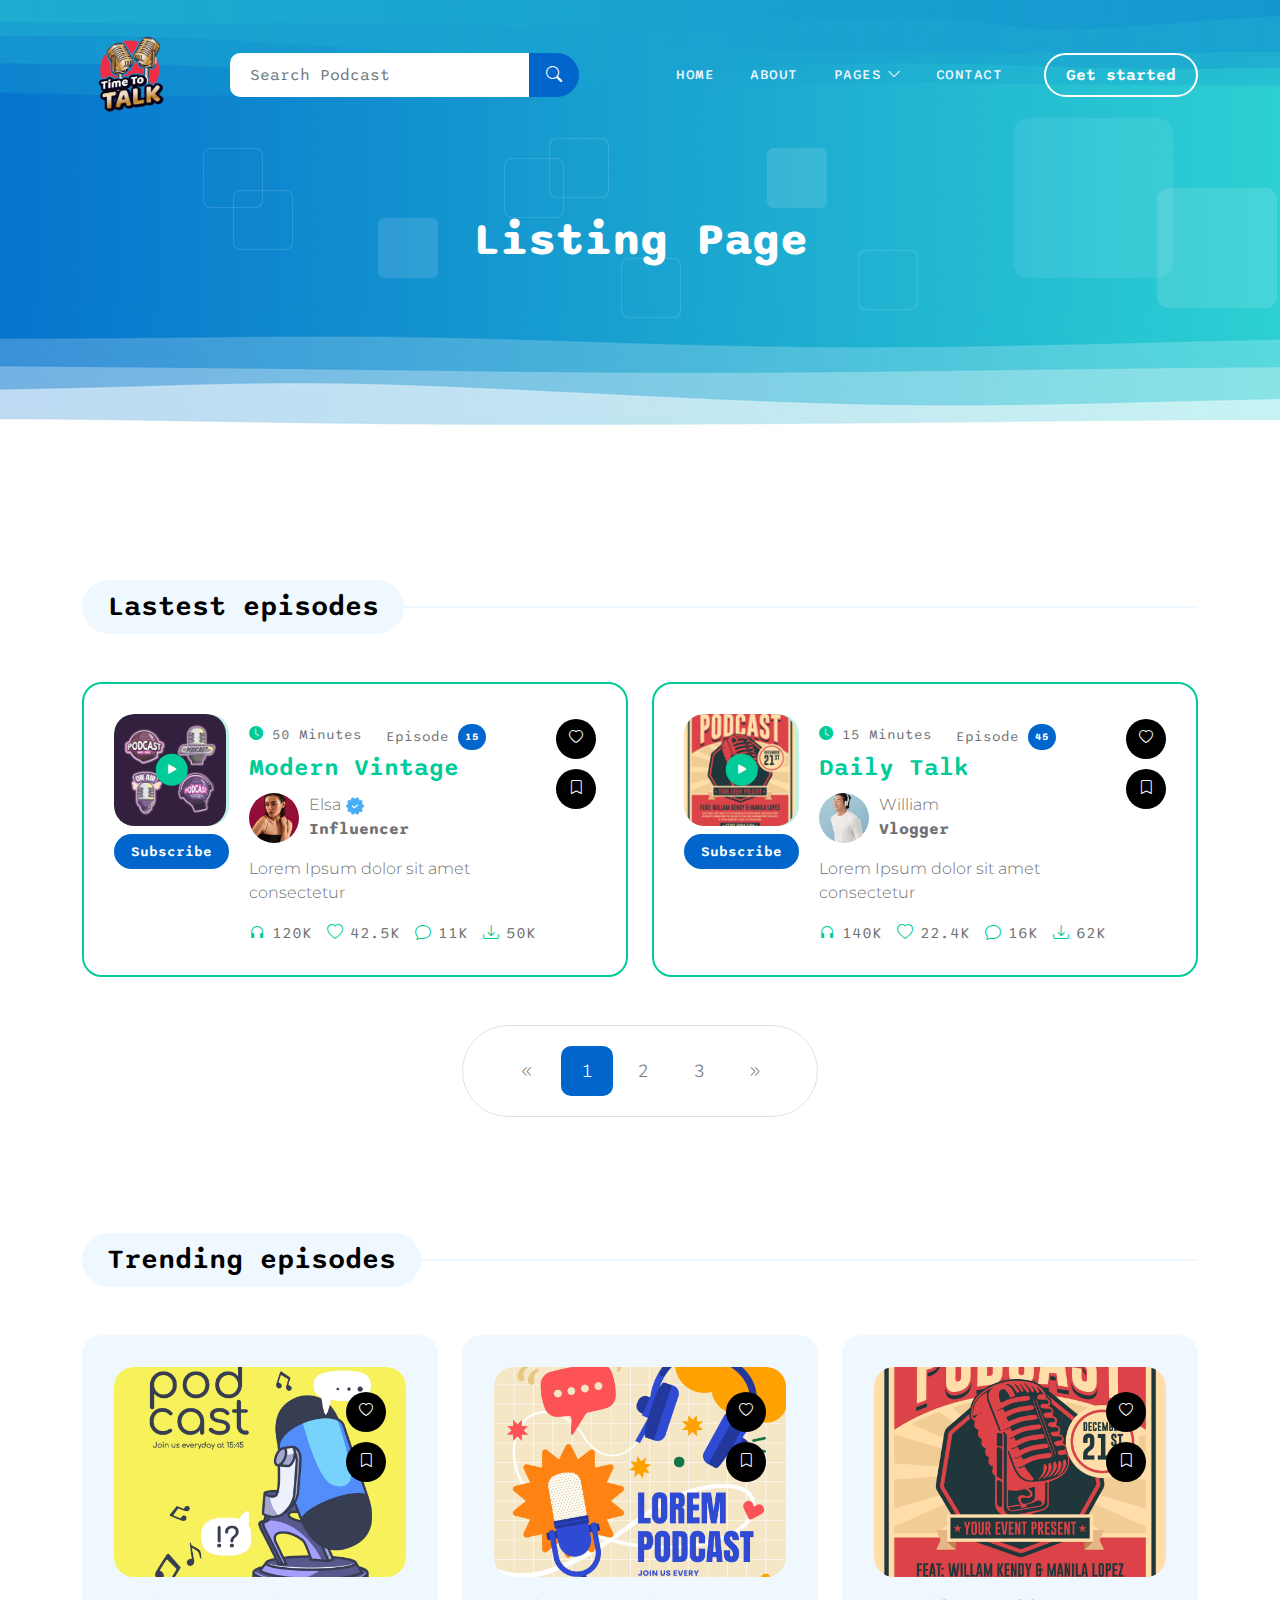
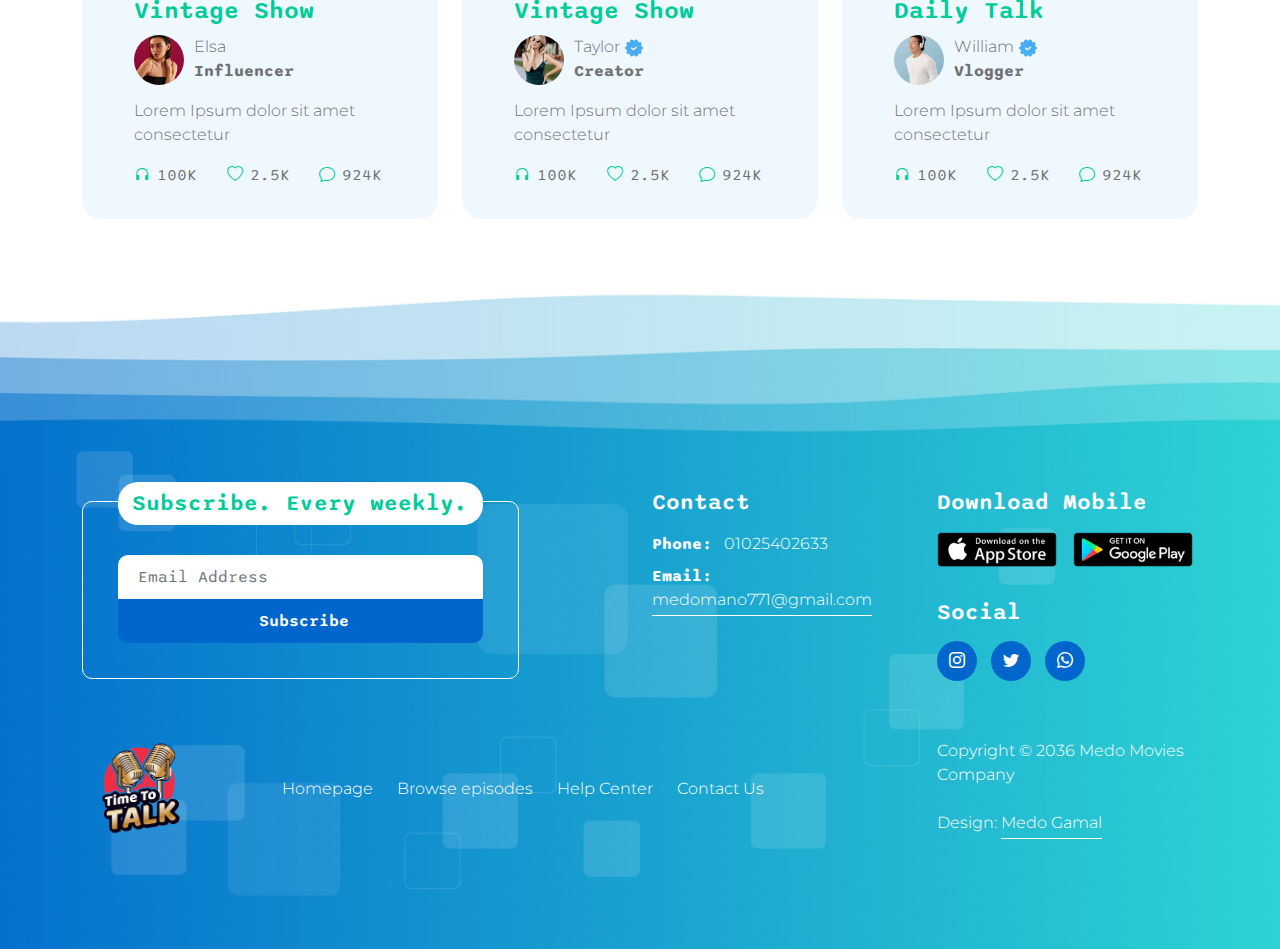
<file: listing-page.html>
<!doctype html>
<html lang="en">
    <head>
        <meta charset="utf-8">
        <meta name="viewport" content="width=device-width, initial-scale=1">

        <meta name="description" content="">
        <meta name="author" content="">

        <title>Medo Movies - Listing Page</title>

        <!-- CSS FILES -->        
        <link rel="preconnect" href="https://fonts.googleapis.com">
        
        <link rel="preconnect" href="https://fonts.gstatic.com" crossorigin>

        <link href="https://fonts.googleapis.com/css2?family=Montserrat:wght@300;400&family=Sono:wght@200;300;400;500;700&display=swap" rel="stylesheet">
                        
        <link rel="stylesheet" href="css/bootstrap.min.css">

        <link rel="stylesheet" href="css/bootstrap-icons.css">

        <link rel="stylesheet" href="css/owl.carousel.min.css">
        
        <link rel="stylesheet" href="css/owl.theme.default.min.css">

        <link href="css/templatemo-pod-talk.css" rel="stylesheet">
<!--

TemplateMo 584 Pod Talk

https://templatemo.com/tm-584-pod-talk

-->
    </head>
    
    <body>

        <main>

            <nav class="navbar navbar-expand-lg">
                <div class="container">
                    <a class="navbar-brand me-lg-5 me-0" href="index.html">
                        <img src="images/pod-talk-logo.png" class="logo-image img-fluid" alt="templatemo pod talk">
                    </a>

                    <form action="#" method="get" class="custom-form search-form flex-fill me-3" role="search">
                        <div class="input-group input-group-lg">    
                            <input name="search" type="search" class="form-control" id="search" placeholder="Search Podcast" aria-label="Search">

                            <button type="submit" class="form-control" id="submit">
                                <i class="bi-search"></i>
                            </button>
                        </div>
                    </form>
    
                    <button class="navbar-toggler" type="button" data-bs-toggle="collapse" data-bs-target="#navbarNav" aria-controls="navbarNav" aria-expanded="false" aria-label="Toggle navigation">
                        <span class="navbar-toggler-icon"></span>
                    </button>
    
                    <div class="collapse navbar-collapse" id="navbarNav">
                        <ul class="navbar-nav ms-lg-auto">
                            <li class="nav-item">
                                <a class="nav-link" href="index.html">Home</a>
                            </li>

                            <li class="nav-item">
                                <a class="nav-link" href="about.html">About</a>
                            </li>

                            <li class="nav-item dropdown">
                                <a class="nav-link dropdown-toggle" href="#" id="navbarLightDropdownMenuLink" role="button" data-bs-toggle="dropdown" aria-expanded="false">Pages</a>

                                <ul class="dropdown-menu dropdown-menu-light" aria-labelledby="navbarLightDropdownMenuLink">
                                    <li><a class="dropdown-item active" href="listing-page.html">Listing Page</a></li>

                                    <li><a class="dropdown-item" href="detail-page.html">Detail Page</a></li>
                                </ul>
                            </li>
    
                            <li class="nav-item">
                                <a class="nav-link" href="contact.html">Contact</a>
                            </li>
                        </ul>

                        <div class="ms-4">
                            <a href="#section_2" class="btn custom-btn custom-border-btn smoothscroll">Get started</a>
                        </div>
                    </div>
                </div>
            </nav>
            

             <header class="site-header d-flex flex-column justify-content-center align-items-center">
                <div class="container">
                    <div class="row">

                        <div class="col-lg-12 col-12 text-center">

                            <h2 class="mb-0">Listing Page</h2>
                        </div>

                    </div>
                </div>
            </header>


            <section class="latest-podcast-section section-padding" id="section_2">
                <div class="container">
                    <div class="row justify-content-center">

                        <div class="col-lg-12 col-12">
                            <div class="section-title-wrap mb-5">
                                <h4 class="section-title">Lastest episodes</h4>
                            </div>
                        </div>

                        <div class="col-lg-6 col-12 mb-4 mb-lg-0">
                            <div class="custom-block d-flex">
                                <div class="">
                                    <div class="custom-block-icon-wrap">
                                        <div class="section-overlay"></div>
                                        <a href="detail-page.html" class="custom-block-image-wrap">
                                            <img src="images/podcast/11683425_4790593.jpg" class="custom-block-image img-fluid" alt="">

                                            <a href="#" class="custom-block-icon">
                                                <i class="bi-play-fill"></i>
                                            </a>
                                        </a>
                                    </div>

                                    <div class="mt-2">
                                        <a href="#" class="btn custom-btn">
                                            Subscribe
                                        </a>
                                    </div>
                                </div>

                                <div class="custom-block-info">
                                    <div class="custom-block-top d-flex mb-1">
                                        <small class="me-4">
                                            <i class="bi-clock-fill custom-icon"></i>
                                            50 Minutes
                                        </small>

                                        <small>Episode <span class="badge">15</span></small>
                                    </div>

                                    <h5 class="mb-2">
                                        <a href="detail-page.html">
                                            Modern Vintage
                                        </a>
                                    </h5>

                                    <div class="profile-block d-flex">
                                        <img src="images/profile/woman-posing-black-dress-medium-shot.jpg" class="profile-block-image img-fluid" alt="">

                                        <p>
                                            Elsa
                                            <img src="images/verified.png" class="verified-image img-fluid" alt="">
                                            <strong>Influencer</strong></p>
                                    </div>

                                    <p class="mb-0">Lorem Ipsum dolor sit amet consectetur</p>

                                    <div class="custom-block-bottom d-flex justify-content-between mt-3">
                                        <a href="#" class="bi-headphones me-1">
                                            <span>120k</span>
                                        </a>

                                        <a href="#" class="bi-heart me-1">
                                            <span>42.5k</span>
                                        </a>

                                        <a href="#" class="bi-chat me-1">
                                            <span>11k</span>
                                        </a>

                                        <a href="#" class="bi-download">
                                            <span>50k</span>
                                        </a>
                                    </div>
                                </div>

                                <div class="d-flex flex-column ms-auto">
                                    <a href="#" class="badge ms-auto">
                                        <i class="bi-heart"></i>
                                    </a>

                                    <a href="#" class="badge ms-auto">
                                        <i class="bi-bookmark"></i>
                                    </a>
                                </div>
                            </div>
                        </div>

                        <div class="col-lg-6 col-12">
                            <div class="custom-block d-flex">
                                <div class="">
                                    <div class="custom-block-icon-wrap">
                                        <div class="section-overlay"></div>
                                        <a href="detail-page.html" class="custom-block-image-wrap">
                                            <img src="images/podcast/12577967_02.jpg" class="custom-block-image img-fluid" alt="">

                                            <a href="#" class="custom-block-icon">
                                                <i class="bi-play-fill"></i>
                                            </a>
                                        </a>
                                    </div>

                                    <div class="mt-2">
                                        <a href="#" class="btn custom-btn">
                                            Subscribe
                                        </a>
                                    </div>
                                </div>

                                <div class="custom-block-info">
                                    <div class="custom-block-top d-flex mb-1">
                                        <small class="me-4">
                                            <i class="bi-clock-fill custom-icon"></i>
                                            15 Minutes
                                        </small>

                                        <small>Episode <span class="badge">45</span></small>
                                    </div>

                                    <h5 class="mb-2">
                                        <a href="detail-page.html">
                                            Daily Talk
                                        </a>
                                    </h5>

                                    <div class="profile-block d-flex">
                                        <img src="images/profile/handsome-asian-man-listening-music-through-headphones.jpg" class="profile-block-image img-fluid" alt="">

                                        <p>William
                                            <strong>Vlogger</strong></p>
                                    </div>

                                    <p class="mb-0">Lorem Ipsum dolor sit amet consectetur</p>

                                    <div class="custom-block-bottom d-flex justify-content-between mt-3">
                                        <a href="#" class="bi-headphones me-1">
                                            <span>140k</span>
                                        </a>

                                        <a href="#" class="bi-heart me-1">
                                            <span>22.4k</span>
                                        </a>

                                        <a href="#" class="bi-chat me-1">
                                            <span>16k</span>
                                        </a>

                                        <a href="#" class="bi-download">
                                            <span>62k</span>
                                        </a>
                                    </div>
                                </div>

                                <div class="d-flex flex-column ms-auto">
                                    <a href="#" class="badge ms-auto">
                                        <i class="bi-heart"></i>
                                    </a>

                                    <a href="#" class="badge ms-auto">
                                        <i class="bi-bookmark"></i>
                                    </a>
                                </div>
                            </div>
                        </div>

                        <div class="col-lg-4 col-12 mx-auto">
                            <nav aria-label="Page navigation example">
                                <ul class="pagination pagination-lg justify-content-center mt-5">
                                    <li class="page-item">
                                        <a class="page-link" href="#" aria-label="Previous">
                                            <span aria-hidden="true">&laquo;</span>
                                        </a>
                                    </li>

                                    <li class="page-item active"><a class="page-link" href="#">1</a></li>

                                    <li class="page-item"><a class="page-link" href="#">2</a></li>

                                    <li class="page-item"><a class="page-link" href="#">3</a></li>

                                    <li class="page-item">
                                        <a class="page-link" href="#" aria-label="Next">
                                            <span aria-hidden="true">&raquo;</span>
                                        </a>
                                    </li>
                                </ul>
                            </nav>
                        </div>

                    </div>
                </div>
            </section>


            <section class="trending-podcast-section section-padding pt-0">
                <div class="container">
                    <div class="row">

                        <div class="col-lg-12 col-12">
                            <div class="section-title-wrap mb-5">
                                <h4 class="section-title">Trending episodes</h4>
                            </div>
                        </div>

                        <div class="col-lg-4 col-12 mb-4 mb-lg-0">
                            <div class="custom-block custom-block-full">
                                <div class="custom-block-image-wrap">
                                    <a href="detail-page.html">
                                        <img src="images/podcast/27376480_7326766.jpg" class="custom-block-image img-fluid" alt="">
                                    </a>
                                </div>

                                <div class="custom-block-info">
                                    <h5 class="mb-2">
                                        <a href="detail-page.html">
                                            Vintage Show
                                        </a>
                                    </h5>

                                    <div class="profile-block d-flex">
                                        <img src="images/profile/woman-posing-black-dress-medium-shot.jpg" class="profile-block-image img-fluid" alt="">

                                        <p>Elsa
                                            <strong>Influencer</strong></p>
                                    </div>

                                    <p class="mb-0">Lorem Ipsum dolor sit amet consectetur</p>

                                    <div class="custom-block-bottom d-flex justify-content-between mt-3">
                                        <a href="#" class="bi-headphones me-1">
                                            <span>100k</span>
                                        </a>

                                        <a href="#" class="bi-heart me-1">
                                            <span>2.5k</span>
                                        </a>

                                        <a href="#" class="bi-chat me-1">
                                            <span>924k</span>
                                        </a>
                                    </div>
                                </div>

                                <div class="social-share d-flex flex-column ms-auto">
                                    <a href="#" class="badge ms-auto">
                                        <i class="bi-heart"></i>
                                    </a>

                                    <a href="#" class="badge ms-auto">
                                        <i class="bi-bookmark"></i>
                                    </a>
                                </div>
                            </div>
                        </div>

                        <div class="col-lg-4 col-12 mb-4 mb-lg-0">
                            <div class="custom-block custom-block-full">
                                <div class="custom-block-image-wrap">
                                    <a href="detail-page.html">
                                        <img src="images/podcast/27670664_7369753.jpg" class="custom-block-image img-fluid" alt="">
                                    </a>
                                </div>

                                <div class="custom-block-info">
                                    <h5 class="mb-2">
                                        <a href="detail-page.html">
                                            Vintage Show
                                        </a>
                                    </h5>

                                    <div class="profile-block d-flex">
                                        <img src="images/profile/cute-smiling-woman-outdoor-portrait.jpg" class="profile-block-image img-fluid" alt="">

                                        <p>
                                            Taylor
                                            <img src="images/verified.png" class="verified-image img-fluid" alt="">
                                            <strong>Creator</strong>
                                        </p>
                                    </div>

                                    <p class="mb-0">Lorem Ipsum dolor sit amet consectetur</p>

                                    <div class="custom-block-bottom d-flex justify-content-between mt-3">
                                        <a href="#" class="bi-headphones me-1">
                                            <span>100k</span>
                                        </a>

                                        <a href="#" class="bi-heart me-1">
                                            <span>2.5k</span>
                                        </a>

                                        <a href="#" class="bi-chat me-1">
                                            <span>924k</span>
                                        </a>
                                    </div>
                                </div>

                                <div class="social-share d-flex flex-column ms-auto">
                                    <a href="#" class="badge ms-auto">
                                        <i class="bi-heart"></i>
                                    </a>

                                    <a href="#" class="badge ms-auto">
                                        <i class="bi-bookmark"></i>
                                    </a>
                                </div>
                            </div>
                        </div>

                        <div class="col-lg-4 col-12">
                            <div class="custom-block custom-block-full">
                                <div class="custom-block-image-wrap">
                                    <a href="detail-page.html">
                                        <img src="images/podcast/12577967_02.jpg" class="custom-block-image img-fluid" alt="">
                                    </a>
                                </div>

                                <div class="custom-block-info">
                                    <h5 class="mb-2">
                                        <a href="detail-page.html">
                                            Daily Talk
                                        </a>
                                    </h5>

                                    <div class="profile-block d-flex">
                                        <img src="images/profile/handsome-asian-man-listening-music-through-headphones.jpg" class="profile-block-image img-fluid" alt="">

                                        <p>
                                            William
                                            <img src="images/verified.png" class="verified-image img-fluid" alt="">
                                            <strong>Vlogger</strong></p>
                                    </div>

                                    <p class="mb-0">Lorem Ipsum dolor sit amet consectetur</p>

                                    <div class="custom-block-bottom d-flex justify-content-between mt-3">
                                        <a href="#" class="bi-headphones me-1">
                                            <span>100k</span>
                                        </a>

                                        <a href="#" class="bi-heart me-1">
                                            <span>2.5k</span>
                                        </a>

                                        <a href="#" class="bi-chat me-1">
                                            <span>924k</span>
                                        </a>
                                    </div>
                                </div>

                                <div class="social-share d-flex flex-column ms-auto">
                                    <a href="#" class="badge ms-auto">
                                        <i class="bi-heart"></i>
                                    </a>

                                    <a href="#" class="badge ms-auto">
                                        <i class="bi-bookmark"></i>
                                    </a>
                                </div>
                            </div>
                        </div>

                    </div>
                </div>
            </section>
        </main>


        <footer class="site-footer">
            <div class="container">
                <div class="row">
    
                    <div class="col-lg-6 col-12 mb-5 mb-lg-0">
                        <div class="subscribe-form-wrap">
                            <h6>Subscribe. Every weekly.</h6>
    
                            <form class="custom-form subscribe-form" action="#" method="get" role="form">
                                <input type="email" name="subscribe-email" id="subscribe-email" pattern="[^ @]*@[^ @]*"
                                    class="form-control" placeholder="Email Address" required="">
    
                                <div class="col-lg-12 col-12">
                                    <button type="submit" class="form-control" id="submit">Subscribe</button>
                                </div>
                            </form>
                        </div>
                    </div>
    
                    <div class="col-lg-3 col-md-6 col-12 mb-4 mb-md-0 mb-lg-0">
                        <h6 class="site-footer-title mb-3">Contact</h6>
    
                        <p class="mb-2"><strong class="d-inline me-2">Phone:</strong> 01025402633</p>
    
                        <p>
                            <strong class="d-inline me-2">Email:</strong>
                            <a href="#">medomano771@gmail.com</a>
                        </p>
                    </div>
    
                    <div class="col-lg-3 col-md-6 col-12">
                        <h6 class="site-footer-title mb-3">Download Mobile</h6>
    
                        <div class="site-footer-thumb mb-4 pb-2">
                            <div class="d-flex flex-wrap">
                                <a href="#">
                                    <img src="images/app-store.png" class="me-3 mb-2 mb-lg-0 img-fluid" alt="">
                                </a>
    
                                <a href="#">
                                    <img src="images/play-store.png" class="img-fluid" alt="">
                                </a>
                            </div>
                        </div>
    
                        <h6 class="site-footer-title mb-3">Social</h6>
    
                        <ul class="social-icon">
                            <li class="social-icon-item">
                                <a href="#" class="social-icon-link bi-instagram"></a>
                            </li>
    
                            <li class="social-icon-item">
                                <a href="#" class="social-icon-link bi-twitter"></a>
                            </li>
    
                            <li class="social-icon-item">
                                <a href="#" class="social-icon-link bi-whatsapp"></a>
                            </li>
                        </ul>
                    </div>
    
                </div>
            </div>
    
            <div class="container pt-5">
                <div class="row align-items-center">
    
                    <div class="col-lg-2 col-md-3 col-12">
                        <a class="navbar-brand" href="index.html">
                            <img src="images/pod-talk-logo.png" class="logo-image img-fluid" alt="templatemo pod talk">
                        </a>
                    </div>
    
                    <div class="col-lg-7 col-md-9 col-12">
                        <ul class="site-footer-links">
                            <li class="site-footer-link-item">
                                <a href="#" class="site-footer-link">Homepage</a>
                            </li>
    
                            <li class="site-footer-link-item">
                                <a href="#" class="site-footer-link">Browse episodes</a>
                            </li>
    
                            <li class="site-footer-link-item">
                                <a href="#" class="site-footer-link">Help Center</a>
                            </li>
    
                            <li class="site-footer-link-item">
                                <a href="#" class="site-footer-link">Contact Us</a>
                            </li>
                        </ul>
                    </div>
    
                    <div class="col-lg-3 col-12">
                        <p class="copyright-text mb-0">Copyright © 2036 Medo Movies Company
                            <br><br>
                            Design: <a rel="nofollow" href="https://main-portfilo.web.app/" target="_parent">Medo Gamal</a>
                        </p>
                    </div>
                </div>
            </div>
        </footer>

        <!-- JAVASCRIPT FILES -->
        <script src="js/jquery.min.js"></script>
        <script src="js/bootstrap.bundle.min.js"></script>
        <script src="js/owl.carousel.min.js"></script>
        <script src="js/custom.js"></script>

    </body>
</html>
</file>
<file: css/templatemo-pod-talk.css>
/*

TemplateMo 584 Pod Talk

https://templatemo.com/tm-584-pod-talk

*/



/*---------------------------------------
  CUSTOM PROPERTIES ( VARIABLES )             
-----------------------------------------*/
:root {
  --white-color:                  #ffffff;
  --primary-color:                #00CC99;
  --secondary-color:              #0066CC;
  --section-bg-color:             #f0f8ff;
  --custom-btn-bg-color:          #0066CC;
  --custom-btn-bg-hover-color:    #00CC99;
  --dark-color:                   #000000;
  --p-color:                      #717275;
  --border-color:                 #7fffd4;
  --link-hover-color:             #0066CC;

  --body-font-family:             'Montserrat', sans-serif;
  --title-font-family:            'Sono', sans-serif;

  --h1-font-size:                 58px;
  --h2-font-size:                 46px;
  --h3-font-size:                 32px;
  --h4-font-size:                 28px;
  --h5-font-size:                 24px;
  --h6-font-size:                 22px;
  --p-font-size:                  16px;
  --menu-font-size:               14px;

  --border-radius-large:          100px;
  --border-radius-medium:         20px;
  --border-radius-small:          10px;

  --font-weight-light:            300;
  --font-weight-normal:           400;
  --font-weight-medium:           500;
  --font-weight-semibold:         600;
  --font-weight-bold:             700;
}

body {
  background-color: var(--white-color);
  font-family: var(--body-font-family); 
}


/*---------------------------------------
  TYPOGRAPHY               
-----------------------------------------*/

h2,
h3,
h4,
h5,
h6 {
  color: var(--dark-color);
}

h1,
h2,
h3,
h4,
h5,
h6 {
  font-family: var(--title-font-family); 
  font-weight: var(--font-weight-semibold);
}

h1 {
  font-size: var(--h1-font-size);
  font-weight: var(--font-weight-bold);
}

h2 {
  font-size: var(--h2-font-size);
  font-weight: var(--font-weight-bold);
}

h3 {
  font-size: var(--h3-font-size);
}

h4 {
  font-size: var(--h4-font-size);
}

h5 {
  font-size: var(--h5-font-size);
}

h6 {
  font-size: var(--h6-font-size);
}

p {
  color: var(--p-color);
  font-size: var(--p-font-size);
  font-weight: var(--font-weight-light);
}

ul li {
  color: var(--p-color);
  font-size: var(--p-font-size);
  font-weight: var(--font-weight-light);
}

a, 
button {
  touch-action: manipulation;
  transition: all 0.3s;
}

a {
  display: inline-block;
  color: var(--primary-color);
  text-decoration: none;
}

a:hover {
  color: var(--link-hover-color);
}

b,
strong {
  font-weight: var(--font-weight-bold);
}

::selection {
  background-color: var(--primary-color);
  color: var(--white-color);
}


/*---------------------------------------
  SECTION               
-----------------------------------------*/
.section-title-wrap {
  position: relative;
}

.section-title-wrap::after {
  content: "";
  background: var(--section-bg-color);
  width: 100%;
  height: 2px;
  position: absolute;
  top: 50%;
  left: 50%;
  transform: translate(-50%, -50%);
  pointer-events: none;
}

.section-title {
  background: var(--section-bg-color);
  border-radius: var(--border-radius-large);
  display: inline-block;
  position: relative;
  z-index: 2;
  margin-bottom: 0;
  padding: 10px 25px;
}

.section-padding {
  padding-top: 100px;
  padding-bottom: 100px;
}

main {
  position: relative;
  z-index: 1;
}

.section-bg {
  background-color: var(--section-bg-color);
}

.section-overlay {
  background-color: var(--primary-color);
  position: absolute;
  top: 0;
  left: 0;
  pointer-events: none;
  width: 100%;
  height: 100%;
  opacity: 0.85;
}

.section-overlay + .container {
  position: relative;
}


/*---------------------------------------
  CUSTOM ICON COLOR               
-----------------------------------------*/
.custom-icon {
  color: var(--primary-color);
}


/*---------------------------------------
  CUSTOM BUTTON               
-----------------------------------------*/
.custom-btn {
  background: var(--custom-btn-bg-color);
  border: 2px solid transparent;
  border-radius: var(--border-radius-large);
  color: var(--white-color);
  font-family: var(--title-font-family);
  font-size: var(--p-font-size);
  font-weight: var(--font-weight-semibold);
  line-height: normal;
  transition: all 0.3s;
  padding: 10px 20px;
}

.custom-btn:hover {
  background: var(--custom-btn-bg-hover-color);
  color: var(--white-color);
}

.custom-border-btn {
  background: transparent;
  border: 2px solid var(--custom-btn-bg-color);
  color: var(--custom-btn-bg-color);
}

.custom-border-btn:hover {
  background: var(--custom-btn-bg-color);
  border-color: transparent;
  color: var(--primary-color);
}

.custom-btn-bg-white {
  border-color: var(--white-color);
  color: var(--white-color);
}


/*---------------------------------------
  SITE HEADER              
-----------------------------------------*/
.site-header {
  background-image: url('../images/templatemo-wave-header.jpg'), linear-gradient(#348CD2, #FFFFFF);;
  background-repeat: no-repeat;
  background-size: cover;
  background-position: center;
  min-height: 480px;
  position: relative;
}

.site-header h2 {
  color: var(--white-color);
}


/*---------------------------------------
  NAVIGATION              
-----------------------------------------*/
.navbar {
  background-color: transparent;
  position: absolute;
  top: 0;
  right: 0;
  left: 0;
  z-index: 9;
  padding-top: 20px;
  padding-bottom: 20px;
}

.navbar .navbar-brand,
.navbar .navbar-brand:hover {
  color: var(--white-color);
}

.navbar .logo-image {
  width: 100px;
}

.logo-image {
  width: 120px;
  height: auto;
}

.navbar-brand,
.navbar-brand:hover {
  font-size: var(--h3-font-size);
  font-weight: var(--font-weight-bold);
  display: inline-block;
}

.navbar-brand span {
  font-family: var(--title-font-family);
}

.navbar-nav .nav-link {
  display: inline-block;
  color: var(--section-bg-color);
  font-family: var(--title-font-family); 
  font-size: var(--menu-font-size);
  font-weight: var(--font-weight-medium);
  text-transform: uppercase;
  letter-spacing: 0.5px;
  position: relative;
  padding-top: 15px;
  padding-bottom: 15px;
}

.navbar-expand-lg .navbar-nav .nav-link {
  padding-right: 18px;
  padding-left: 18px;
}

.navbar-nav .nav-link.active, 
.navbar-nav .nav-link:hover {
  color: var(--secondary-color);
}

.navbar .dropdown-menu {
  background: var(--white-color);
  box-shadow: 0 1rem 3rem rgba(0,0,0,.175);
  border: 0;
  display: inherit;
  opacity: 0;
  min-width: 9rem;
  margin-top: 20px;
  padding: 13px 0 10px 0;
  transition: all 0.3s;
  pointer-events: none;
}

.navbar .dropdown-menu::before {
  content: "";
  width: 0;
  height: 0;
  border-left: 20px solid transparent;
  border-right: 20px solid transparent;
  border-bottom: 15px solid var(--white-color);
  position: absolute;
  top: -10px;
  left: 10px;
}

.navbar .dropdown-item {
  display: inline-block;
  color: var(--p-bg-color);
  font-family: var(--title-font-family); 
  font-size: var(--menu-font-size);
  font-weight: var(--font-weight-medium);
  text-transform: uppercase;
  letter-spacing: 0.5px;
  position: relative;
}

.navbar .dropdown-item.active, 
.navbar .dropdown-item:active,
.navbar .dropdown-item:focus, 
.navbar .dropdown-item:hover {
  background: transparent;
  color: var(--secondary-color);
}

.navbar .dropdown-toggle::after {
  content: "\f282";
  display: inline-block;
  font-family: bootstrap-icons !important;
  font-size: var(--menu-font-size);
  font-style: normal;
  font-weight: normal !important;
  font-variant: normal;
  text-transform: none;
  line-height: 1;
  vertical-align: -.125em;
  -webkit-font-smoothing: antialiased;
  -moz-osx-font-smoothing: grayscale;
  position: relative;
  left: 2px;
  border: 0;
}

@media screen and (min-width: 992px) {
  .navbar .dropdown:hover .dropdown-menu {
    opacity: 1;
    margin-top: 0;
    pointer-events: auto;
  }
}

.navbar .custom-border-btn {
  border-color: var(--white-color);
  color: var(--white-color);
}

.navbar .custom-border-btn:hover {
  background: var(--white-color);
  color: var(--secondary-color);
}

.navbar-toggler {
  border: 0;
  padding: 0;
  cursor: pointer;
  margin: 0;
  width: 30px;
  height: 35px;
  outline: none;
}

.navbar-toggler:focus {
  outline: none;
  box-shadow: none;
}

.navbar-toggler[aria-expanded="true"] .navbar-toggler-icon {
  background: transparent;
}

.navbar-toggler[aria-expanded="true"] .navbar-toggler-icon:before,
.navbar-toggler[aria-expanded="true"] .navbar-toggler-icon:after {
  transition: top 300ms 50ms ease, -webkit-transform 300ms 350ms ease;
  transition: top 300ms 50ms ease, transform 300ms 350ms ease;
  transition: top 300ms 50ms ease, transform 300ms 350ms ease, -webkit-transform 300ms 350ms ease;
  top: 0;
}

.navbar-toggler[aria-expanded="true"] .navbar-toggler-icon:before {
  transform: rotate(45deg);
}

.navbar-toggler[aria-expanded="true"] .navbar-toggler-icon:after {
  transform: rotate(-45deg);
}

.navbar-toggler .navbar-toggler-icon {
  background: var(--white-color);
  transition: background 10ms 300ms ease;
  display: block;
  width: 30px;
  height: 2px;
  position: relative;
}

.navbar-toggler .navbar-toggler-icon:before,
.navbar-toggler .navbar-toggler-icon:after {
  transition: top 300ms 350ms ease, -webkit-transform 300ms 50ms ease;
  transition: top 300ms 350ms ease, transform 300ms 50ms ease;
  transition: top 300ms 350ms ease, transform 300ms 50ms ease, -webkit-transform 300ms 50ms ease;
  position: absolute;
  right: 0;
  left: 0;
  background: var(--white-color);
  width: 30px;
  height: 2px;
  content: '';
}

.navbar-toggler .navbar-toggler-icon::before {
  top: -8px;
}

.navbar-toggler .navbar-toggler-icon::after {
  top: 8px;
}


/*---------------------------------------
  CAROUSEL        
-----------------------------------------*/
.hero-section {
  background-image: url('../images/templatemo-wave-banner.jpg'), linear-gradient(#348CD2, #FFFFFF);
  background-repeat: no-repeat;
  background-size: 108% 76%;
  background-position: top;
  padding-top: 200px;
}

.owl-carousel {
  text-align: center;
}

.owl-carousel-image {
  display: block;
}

.owl-carousel .owl-item .owl-carousel-verified-image {
  display: inline-block;
  width: 30px;
  height: auto;
  position: absolute;
  right: 5px;
  top: 5px;
}

.verified-image {
  display: inline-block;
  width: 20px;
  height: auto;
}

.owl-carousel .owl-item {
  opacity: 0.35;
}

.owl-carousel .owl-item.active.center {
  opacity: 1;
}

.owl-carousel-info-wrap {
  border-radius: var(--border-radius-medium);
  position: relative;
  overflow: hidden;
  text-align: left;
}

.owl-carousel-info {
  background-color: var(--section-bg-color);
  box-shadow: 0 1rem 3rem rgba(0,0,0,.175);
  position: absolute;
  bottom: 0;
  right: 0;
  left: 0;
  padding: 30px;
}

.badge {
  background-color: var(--custom-btn-bg-color);
  font-family: var(--title-font-family);
  border-radius: var(--border-radius-large);
  color: var(--white-color);
  padding-bottom: 5px;
}

.owl-carousel-info-wrap .social-share,
.team-thumb .social-share {
  position: absolute;
  right: 0;
  bottom: 0;
}

.owl-carousel-info-wrap .social-icon,
.team-thumb .social-icon {
  opacity: 0;
  transition: all 0.3s ease;
  transform: translateX(0);
  padding-right: 20px;
  padding-left: 20px;
}

.owl-carousel .owl-item.active.center .owl-carousel-info-wrap:hover .social-icon,
.team-thumb:hover .social-icon {
  transform: translateY(-100%);
  opacity: 1;
}

.owl-carousel-info-wrap .social-icon-item,
.owl-carousel-info-wrap .social-icon-link,
.team-thumb .social-icon-item,
.team-thumb .social-icon-link {
  display: block;
  margin-bottom: 10px;
  margin-left: auto;
}

.owl-carousel-info-wrap .social-icon-link {
  margin-top: 5px;
  margin-bottom: 5px;
}

.owl-carousel .owl-dots {
  background-color: var(--white-color);
  box-shadow: 0 1rem 3rem rgba(0,0,0,.175);
  border-radius: var(--border-radius-large);
  display: inline-block;
  margin: auto;
  margin-top: 40px;
  padding: 15px 25px;
  padding-bottom: 7px;
}

.owl-theme .owl-nav.disabled+.owl-dots {
  margin-top: 40px;
}

.owl-theme .owl-dots .owl-dot.active span, 
.owl-theme .owl-dots .owl-dot:hover span {
  background: var(--secondary-color);
}


/*---------------------------------------
  CUSTOM BLOCK              
-----------------------------------------*/
.custom-block {
  border: 2px solid var(--primary-color);
  border-radius: var(--border-radius-medium);
  position: relative;
  overflow: hidden;
  padding: 30px;
  transition: all 0.3s ease;
}

.custom-block:hover {
  background: var(--white-color);
  box-shadow: 0 1rem 3rem rgba(0,0,0,.175);
  border-color: transparent;
  transform: translateY(-3px);
}

.custom-block-info {
  display: block;
  padding: 10px 20px;
  padding-bottom: 0;
}

.custom-block-image-wrap {
  position: relative;
  display: block;
  height: 100%;
}

.custom-block-image-wrap > a {
  display: block;
}

.custom-block-image {
  border-radius: var(--border-radius-medium);
  display: block;
  width: 112px;
  height: 112px;
  object-fit: cover;
}

.custom-block-image-detail-page .custom-block-image {
  width: 100%;
  height: 212px;
}

.custom-block .custom-block-icon {
  position: absolute;
  top: 50%;
  left: 50%;
  transform: translate(-50%, -50%);
}

.custom-block-icon-wrap {
  border-radius: var(--border-radius-medium);
  position: relative;
  overflow: hidden;
}

.custom-block-icon-wrap .section-overlay {
  opacity: 0.25;
}

.custom-block-btn-group {
  position: absolute;
  bottom: 0;
  right: 0;
  left: 0;
  margin: 20px;
}

.custom-block-btn-group .custom-block-icon {
  position: relative;
  top: 0;
  left: 0;
  transform: none;
}

.custom-block-icon {
  background: var(--primary-color);
  border-radius: var(--border-radius-medium);
  font-size: var(--p-font-size);
  color: var(--white-color);
  text-align: center;
  width: 32.5px;
  height: 32.5px;
  line-height: 32.5px;
  transition: all 0.3s;
}

.custom-block-icon:hover {
  background: var(--secondary-color);
  color: var(--white-color);
}

.custom-block .custom-btn {
  font-size: var(--menu-font-size);
  padding: 7px 15px;
}

.custom-block .custom-block-info + div .badge {
  background-color: var(--dark-color);
  color: var(--white-color);
  border-radius: 50px !important;
  font-size: var(--menu-font-size);
  display: flex;
  justify-content: center;
  text-align: center;
  width: 40px;
  height: 40px;
  line-height: 30px;
  margin-top: 5px;
  margin-bottom: 5px;
}

.custom-block .custom-block-info + div .badge:hover {
  background-color: var(--secondary-color);
}

.custom-block-full {
  background-color: var(--section-bg-color);
  border-color: transparent;
}

.custom-block-full:hover {
  border-color: var(--primary-color);
}

.custom-block-full .custom-block-info {
  padding: 20px;
  padding-bottom: 0;
}

.custom-block-full .custom-block-image {
  width: 100%;
  height: 210px;
}

.custom-block-full .social-share {
  position: absolute;
  top: 0;
  right: 0;
  margin: 50px;
}

.custom-block-top small {
  color: var(--p-color);
  font-family: var(--title-font-family);
}

.custom-block-top .badge {
  background-color: var(--secondary-color);
  color: var(--white-color);
  display: inline-block;
  vertical-align: middle;
  height: 26.64px;
  line-height: 20px;
}

.custom-block-bottom a:hover span {
  color: var(--primary-color);
}

.custom-block-bottom a span {
  font-family: var(--title-font-family);
  color: var(--p-color);
  text-transform: uppercase;
  margin-left: 3px;
}

.custom-block-overlay {
  border-color: transparent;
  padding: 0;
}

.custom-block-overlay .custom-block-image {
  margin: auto;
  width: 100%;
  height: 210px;
  transition: all 0.3s;
}

.custom-block-overlay:hover .custom-block-image {
  padding: 15px;
  padding-bottom: 0;
}

.custom-block-overlay-info {
  padding: 15px 20px 20px 20px;
}


/*---------------------------------------
  PROIFLE BLOCK               
-----------------------------------------*/
.profile-block {
  margin-top: 10px;
}

.profile-block-image {
  border-radius: var(--border-radius-large);
  width: 50px;
  height: 50px;
  object-fit: cover;
  margin-right: 10px;
}

.profile-block p strong {
  display: block;
  font-family: var(--title-font-family);
}

.profile-detail-block {
  border: 1px solid #dee2e6;
  border-radius: var(--border-radius-large);
  padding: 25px 35px;
}

.profile-detail-block p {
  margin-bottom: 0;
}


/*---------------------------------------
  ABOUT & TEAM SECTION               
-----------------------------------------*/
.about-image {
  border-radius: var(--border-radius-medium);
  display: block;
}

.team-thumb {
  border-radius: var(--border-radius-medium);
  position: relative;
  overflow: hidden;
}

.team-info {
  background-color: var(--white-color);
  position: absolute;
  bottom: 0;
  right: 0;
  left: 0;
  padding: 30px;
}


/*---------------------------------------
  PAGINATION               
-----------------------------------------*/
.pagination {
  border: 1px solid #dee2e6;
  border-radius: var(--border-radius-large);
  padding: 20px;
}

.page-link {
  border: 0;
  border-radius: var(--border-radius-small);
  color: var(--p-color);
  font-family: var(--title-font-family);
  margin: 0 5px;
  padding: 10px 20px;
}

.page-link:hover,
.page-item:first-child .page-link:hover,
.page-item:last-child .page-link:hover {
  background-color: var(--secondary-color);
  color: var(--white-color);
}

.page-item:first-child .page-link {
  margin-right: 10px;
}

.active>.page-link, .page-link.active {
  background-color: var(--secondary-color);
  border-color: var(--secondary-color);
}


/*---------------------------------------
  CONTACT               
-----------------------------------------*/
.contact-info p strong {
  font-family: var(--title-font-family);
  min-width: 90px;
}

.contact-info p a {
  color: var(--p-color);
  border-bottom: 1px solid;
  padding-bottom: 3px;
}

.contact-info p a:hover {
  color: var(--secondary-color);
}

.google-map {
  border-radius: var(--border-radius-medium);
}

.contact-form .form-floating>textarea {
  border-radius: var(--border-radius-medium);
  height: 150px;
}


/*---------------------------------------
  SUBSCRIBE FORM               
-----------------------------------------*/
.subscribe-form-wrap {
  border: 1px solid var(--white-color);
  border-radius: var(--border-radius-small);
  width: 80%;
  position: relative;
  top: 12px;
  padding: 35px;
}

.subscribe-form-wrap h6 {
  background: var(--white-color);
  border-radius: var(--border-radius-medium);
  color: var(--primary-color);
  text-align: center;
  position: relative;
  bottom: 55px;
  margin-bottom: -25px;
  padding: 8px;
}

.subscribe-form #subscribe-email {
  border: 0;
  border-radius: 10px 10px 0 0;
  margin-bottom: 0;
}

.subscribe-form #submit {
  border-radius: 0 0 10px 10px;
}


/*---------------------------------------
  CUSTOM FORM               
-----------------------------------------*/
.custom-form .form-control {
  border-radius: var(--border-radius-small);
  color: var(--p-color);
  font-family: var(--title-font-family);
  font-size: var(--p-font-size);
  margin-bottom: 24px;
  padding-top: 10px;
  padding-bottom: 10px;
  padding-left: 20px;
  outline: none;
}

.form-floating>label {
  padding-left: 20px;
}

.custom-form button[type="submit"] {
  background: var(--custom-btn-bg-color);
  border: none;
  border-radius: var(--border-radius-large);
  color: var(--white-color);
  font-family: var(--title-font-family);
  font-size: var(--p-font-size);
  font-weight: var(--font-weight-semibold);
  transition: all 0.3s;
  margin-bottom: 0;
}

.custom-form button[type="submit"]:hover,
.custom-form button[type="submit"]:focus {
  background: var(--custom-btn-bg-hover-color);
  border-color: transparent;
}


/*---------------------------------------
  SEARCH FORM               
-----------------------------------------*/
.search-form .form-control {
  border: 0;
  margin-bottom: 0;
}

.search-form button[type="submit"] {
  background: var(--secondary-color);
  border-color: var(--secondary-color);
  max-width: 50px;
  height: 100%;
  padding-left: 15px;
}

.search-form button[type="submit"]:hover {
  background: var(--primary-color);
}


/*---------------------------------------
  SITE FOOTER              
-----------------------------------------*/
.site-footer {
  background-image: url('../images/templatemo-wave-footer.jpg'), linear-gradient(#FFFFFF, #348CD2);
  background-repeat: no-repeat;
  background-size: cover;
  background-position: center;
  margin-top: -80px;
  padding-top: 100px;
  padding-bottom: 150px;
}

.site-footer > .container {
  position: relative;
  top: 50px;
  padding-top: 100px;
}

.site-footer-title,
.site-footer p {
  color: var(--white-color);
}

.site-footer p strong {
  font-family: var(--title-font-family);
}

.site-footer p a {
  color: var(--white-color);
  border-bottom: 1px solid;
  padding-bottom: 3px;
}

.site-footer p a:hover {
  color: var(--secondary-color);
}

.site-footer-thumb a img {
  display: block;
  width: 120px;
  min-width: 120px;
  height: auto;
}

.site-footer-links {
  margin-bottom: 0;
  padding-left: 0;
}

.site-footer-link-item {
  display: inline-block;
  list-style: none;
  margin-right: 10px;
  margin-left: 10px;
}

.site-footer-link {
  color: var(--white-color);
  font-size: var(--p-font-size);
  line-height: inherit;
}


/*---------------------------------------
  SOCIAL ICON               
-----------------------------------------*/
.social-icon {
  margin: 0;
  padding: 0;
}

.social-icon-item {
  list-style: none;
  display: inline-block;
  vertical-align: top;
}

.social-icon-link {
  background: var(--secondary-color);
  border-radius: var(--border-radius-large);
  color: var(--white-color);
  font-size: var(--p-font-size);
  display: block;
  margin-right: 10px;
  text-align: center;
  width: 40px;
  height: 40px;
  line-height: 40px;
  transition: background 0.2s, color 0.2s;
}

.social-icon-link:hover {
  background: var(--primary-color);
  color: var(--white-color);
}


/*---------------------------------------
  RESPONSIVE STYLES               
-----------------------------------------*/
@media screen and (min-width: 2160px) {
	.hero-section {
	  background-size: 100% 90%;
	  /* T o o p l a t e . c o m   C u s t o m i z e d */
	}
}


@media screen and (min-width: 1600px) {
  .site-footer {
    padding-top: 250px;
  }
}

@media screen and (max-width: 1240px) {
	.hero-section {
	  background-size: 116%;
	  /* T o o p l a t e . c o m   C u s t o m i z e d */
	}
}

@media screen and (max-width: 991px) {
  h1 {
    font-size: 48px;
  }

  h2 {
    font-size: 36px;
  }

  h3 {
    font-size: 32px;
  }

  h4 {
    font-size: 28px;
  }

  h5 {
    font-size: 20px;
  }

  h6 {
    font-size: 18px;
  }
  
  .hero-section {
	  background-size: 160% 66%; 
	  /* T o o p l a t e . c o m   C u s t o m i z e d */
	}

  .section-padding {
    padding-top: 50px;
    padding-bottom: 50px;
  }

  .navbar-nav {
    background-color: var(--primary-color);
    border-radius: var(--border-radius-medium);
    padding: 30px;
  }

  .navbar-nav .nav-link {
    padding: 5px 0;
  }

  .navbar-nav .dropdown-menu {
    position: relative;
    left: 10px;
    opacity: 1;
    pointer-events: auto;
    max-width: 155px;
    margin-top: 10px;
    margin-bottom: 15px;
  }

  .navbar-expand-lg .navbar-nav {
    padding-bottom: 20px;
  }

  .nav-tabs .nav-link:first-child {
    margin-right: 5px;
  }

  .nav-tabs .nav-link {
    font-size: var(--copyright-font-size);
    padding: 10px;
  }

  .copyright-text {
    text-align: center;
  }

  .site-footer {
    margin-top: -200px;
    padding-top: 200px;
    padding-bottom: 100px;
  }
}

@media screen and (max-width: 540px) {
	.hero-section {
  		background-size: 180% 65%;
		/* T o o p l a t e . c o m   C u s t o m i z e d */
	}

  .custom-block .custom-block-top {
    flex-direction: column;
  }

  .custom-block .custom-block-top small:last-child {
    margin-top: 10px;
    margin-bottom: 10px;
  }
}

@media screen and (max-width: 480px) {
  h1 {
    font-size: 36px;
  }

  h2 {
    font-size: 28px;
  }

  h3 {
    font-size: 26px;
  }

  h4 {
    font-size: 22px;
  }

  h5 {
    font-size: 20px;
  }
}

@media screen and (max-width: 414px) {
  .search-form {
    max-width: 200px;
  }

}



.search-section{
  display: none;
  background-color: #19a1cf;
  padding-top: 160px;
}

.text-search{
  color: white;
}

.resulte-box:hover .text-search{
  color: var(--primary-color);
}
</file>
